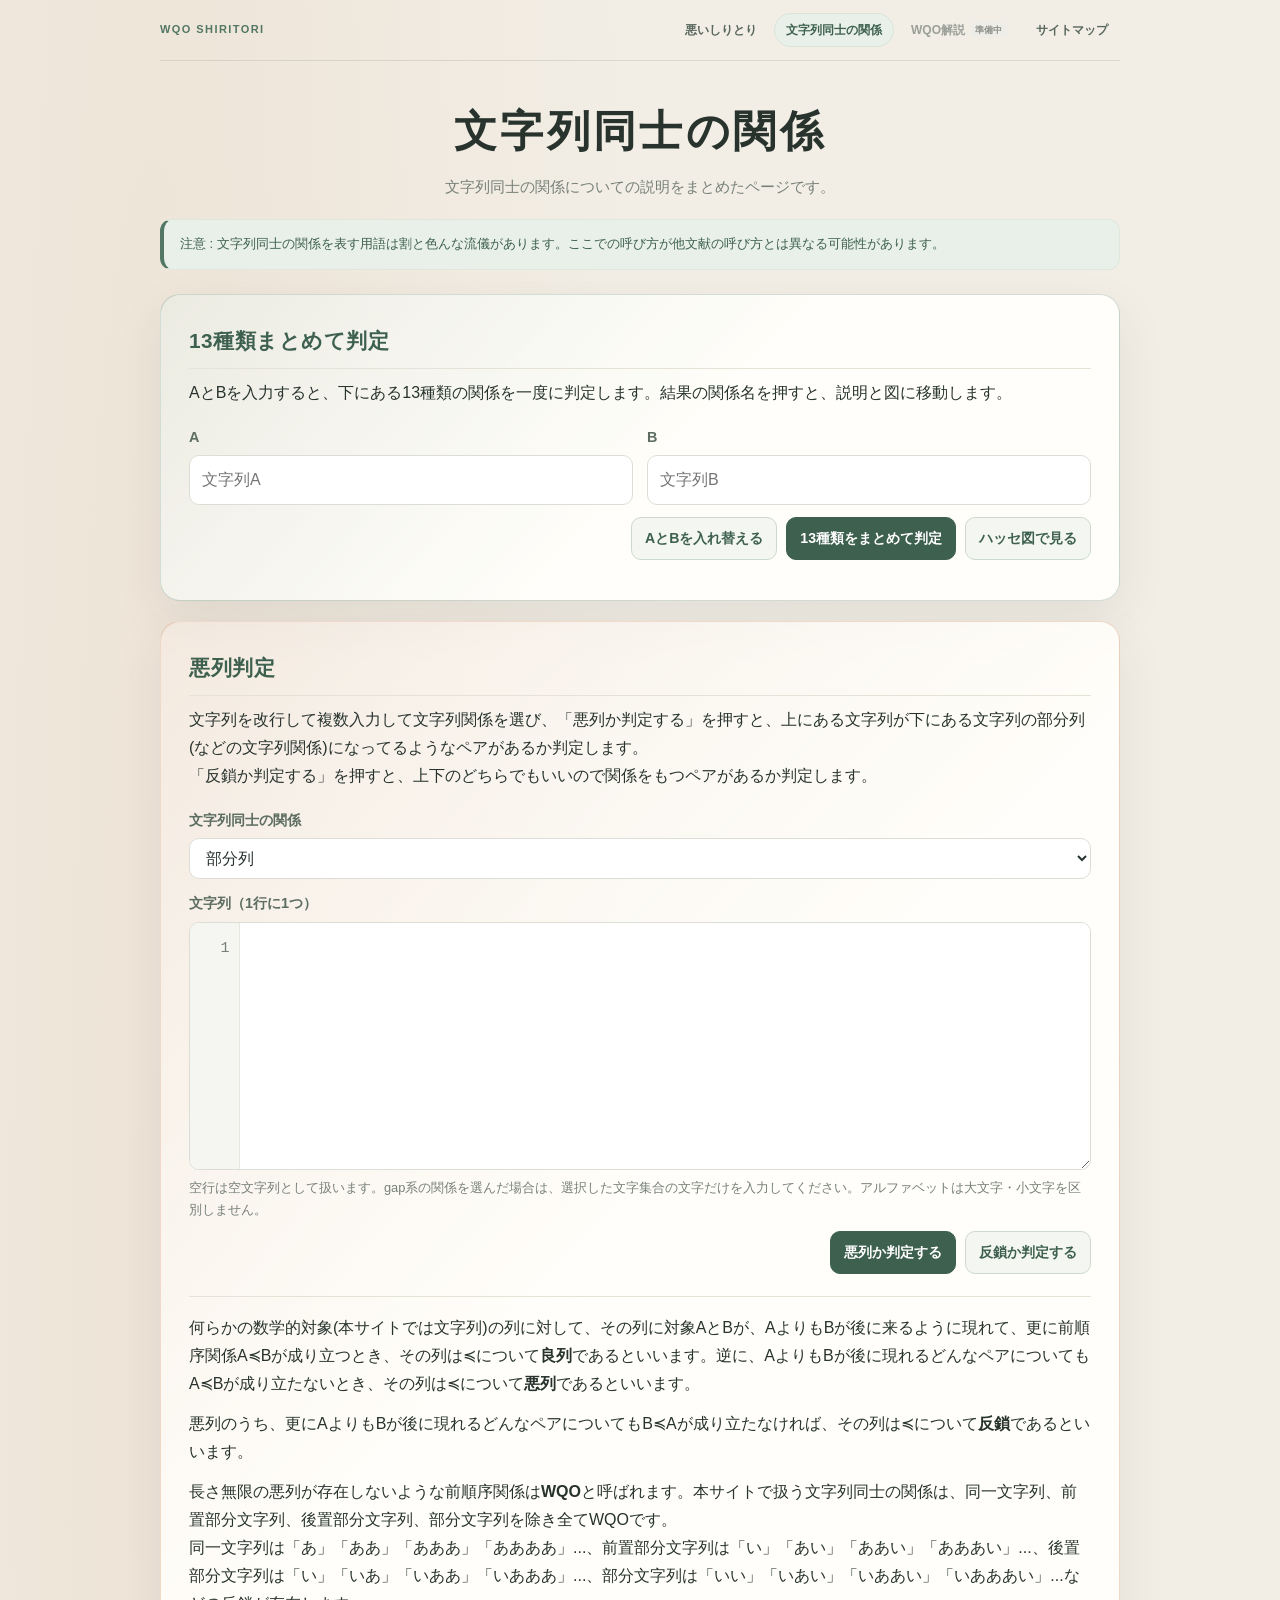
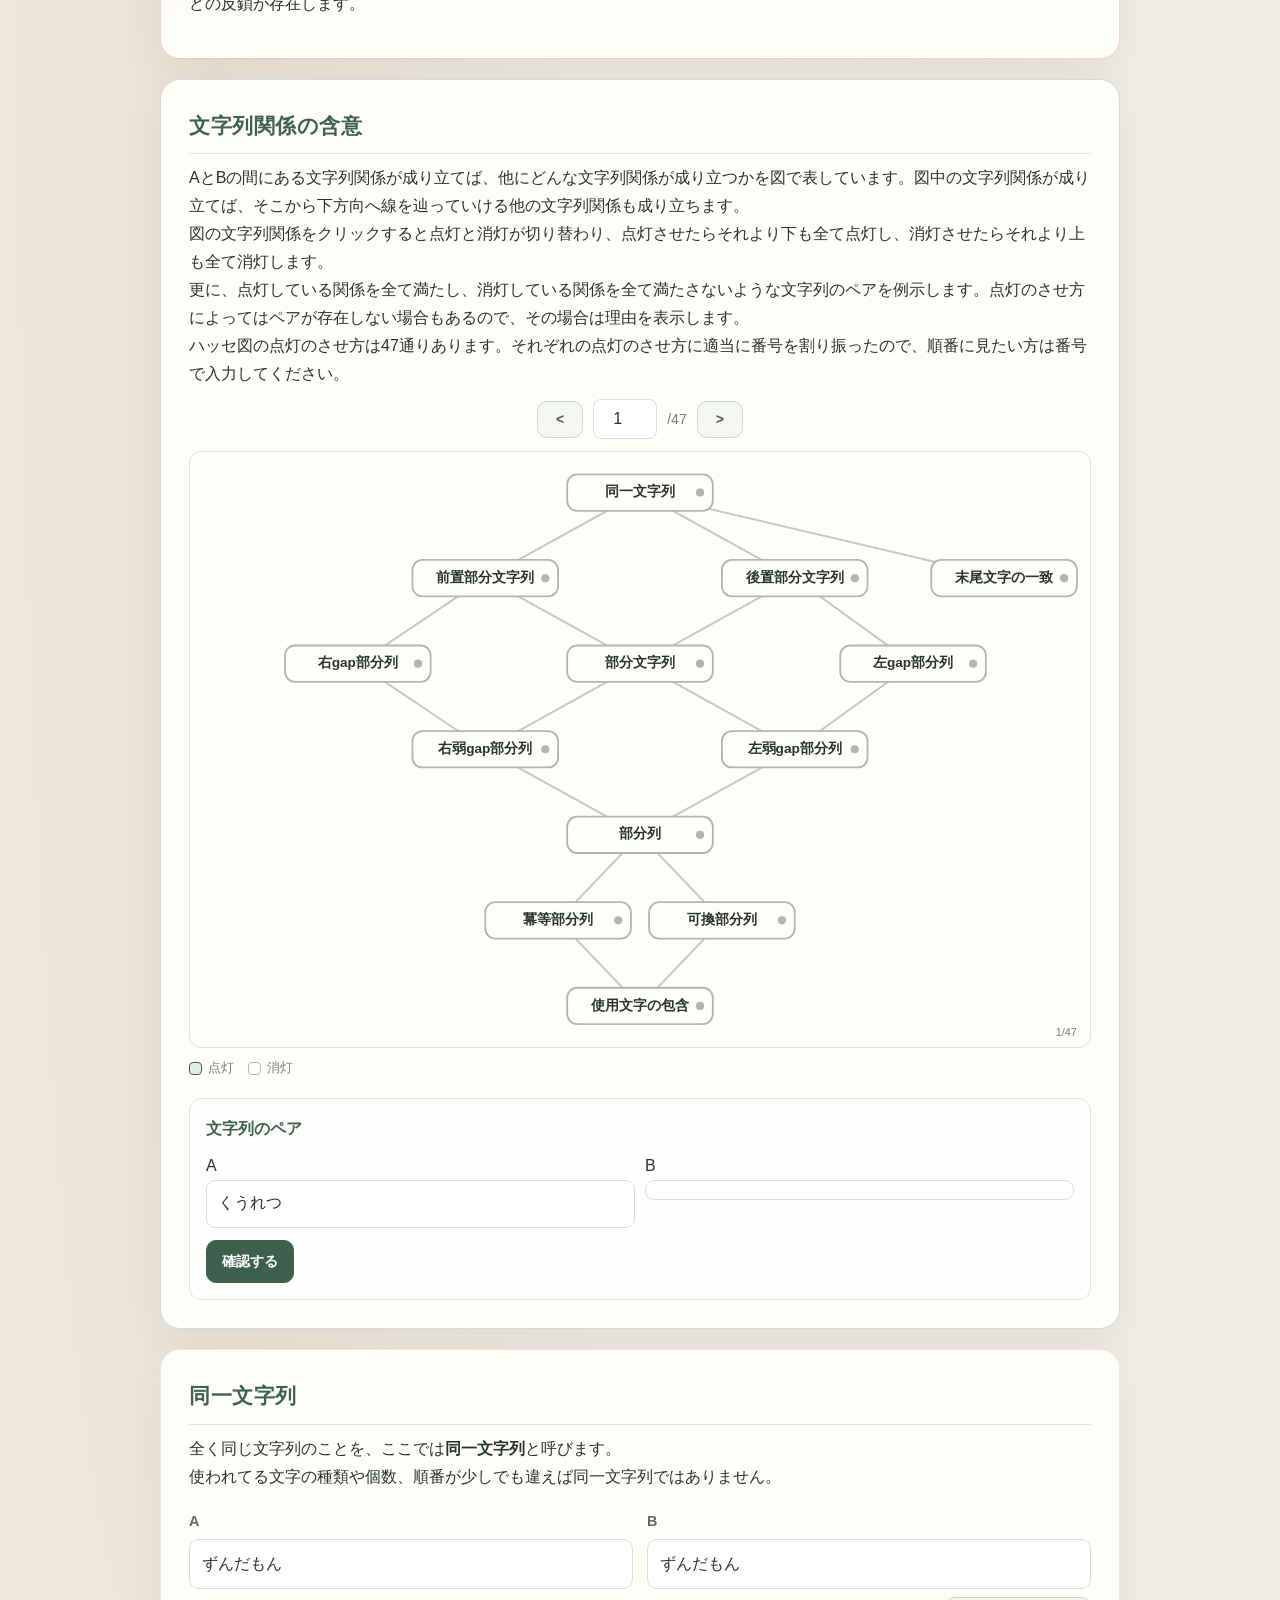
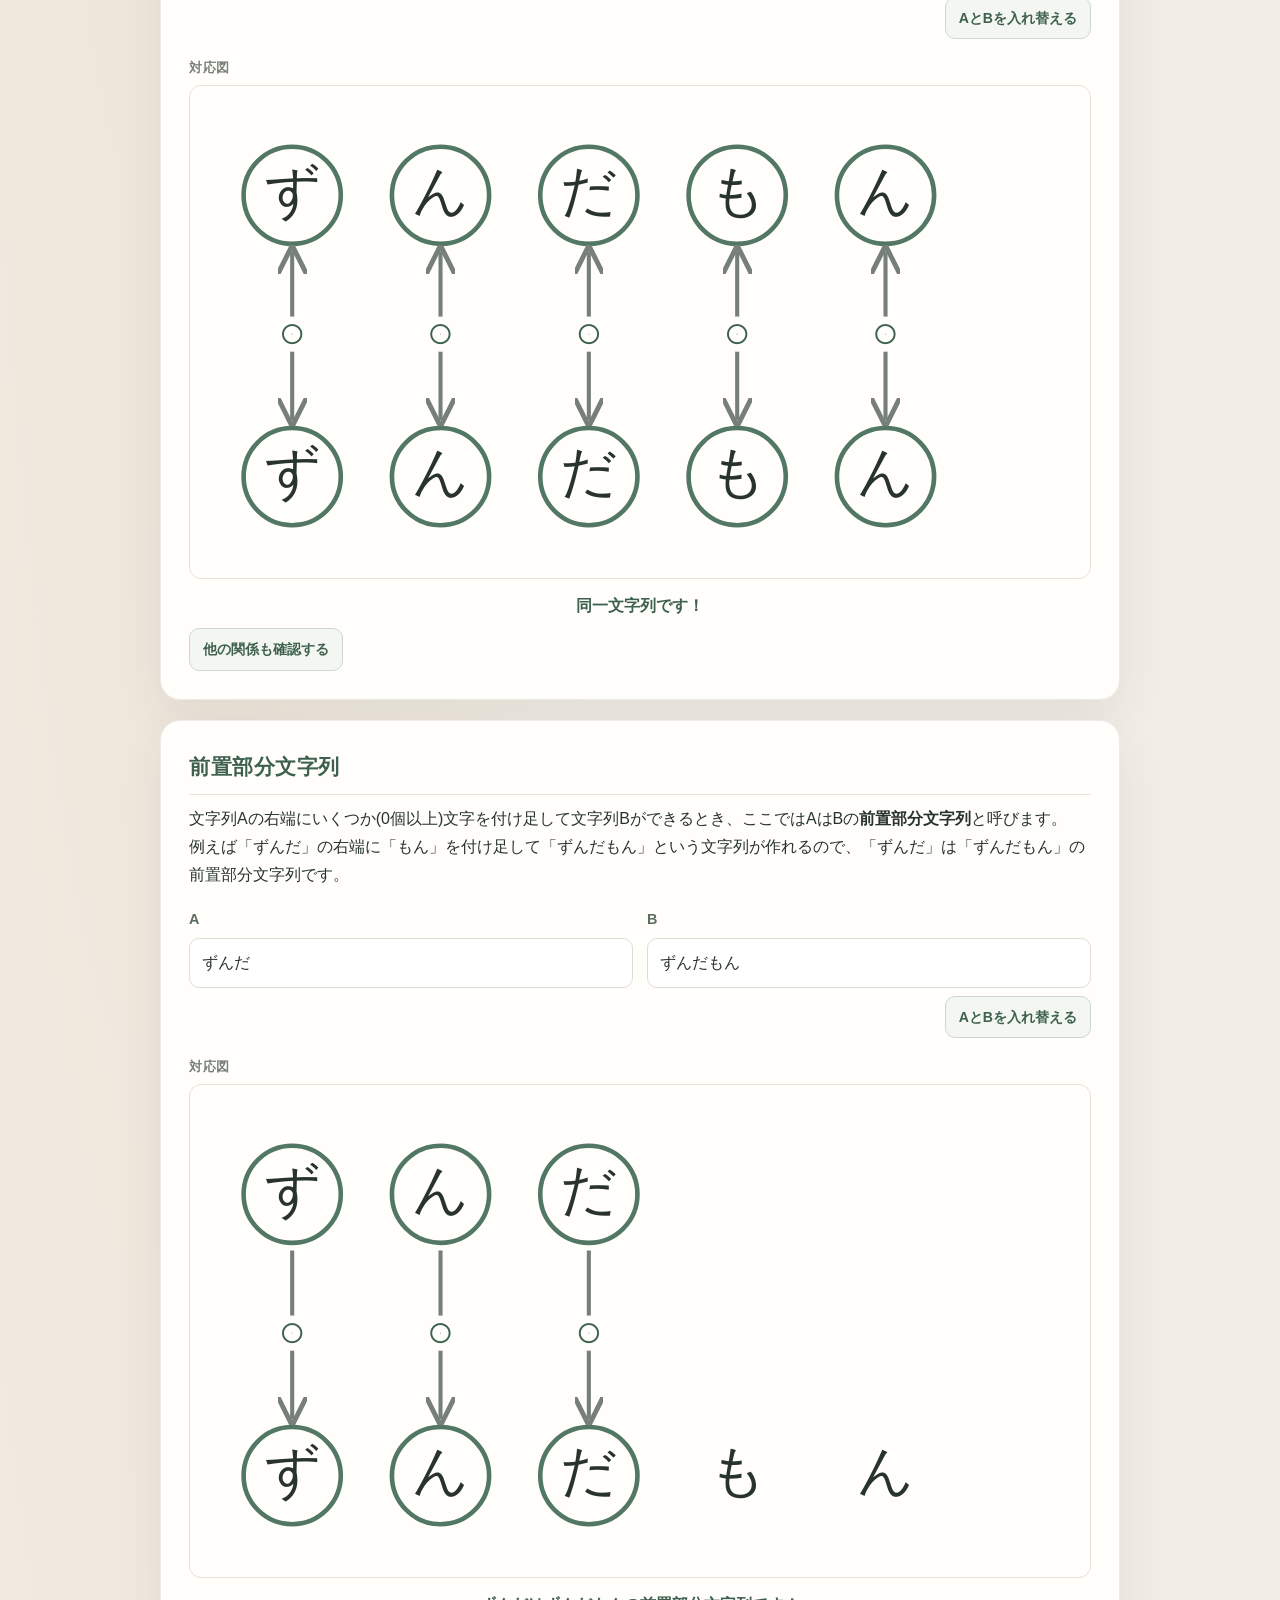
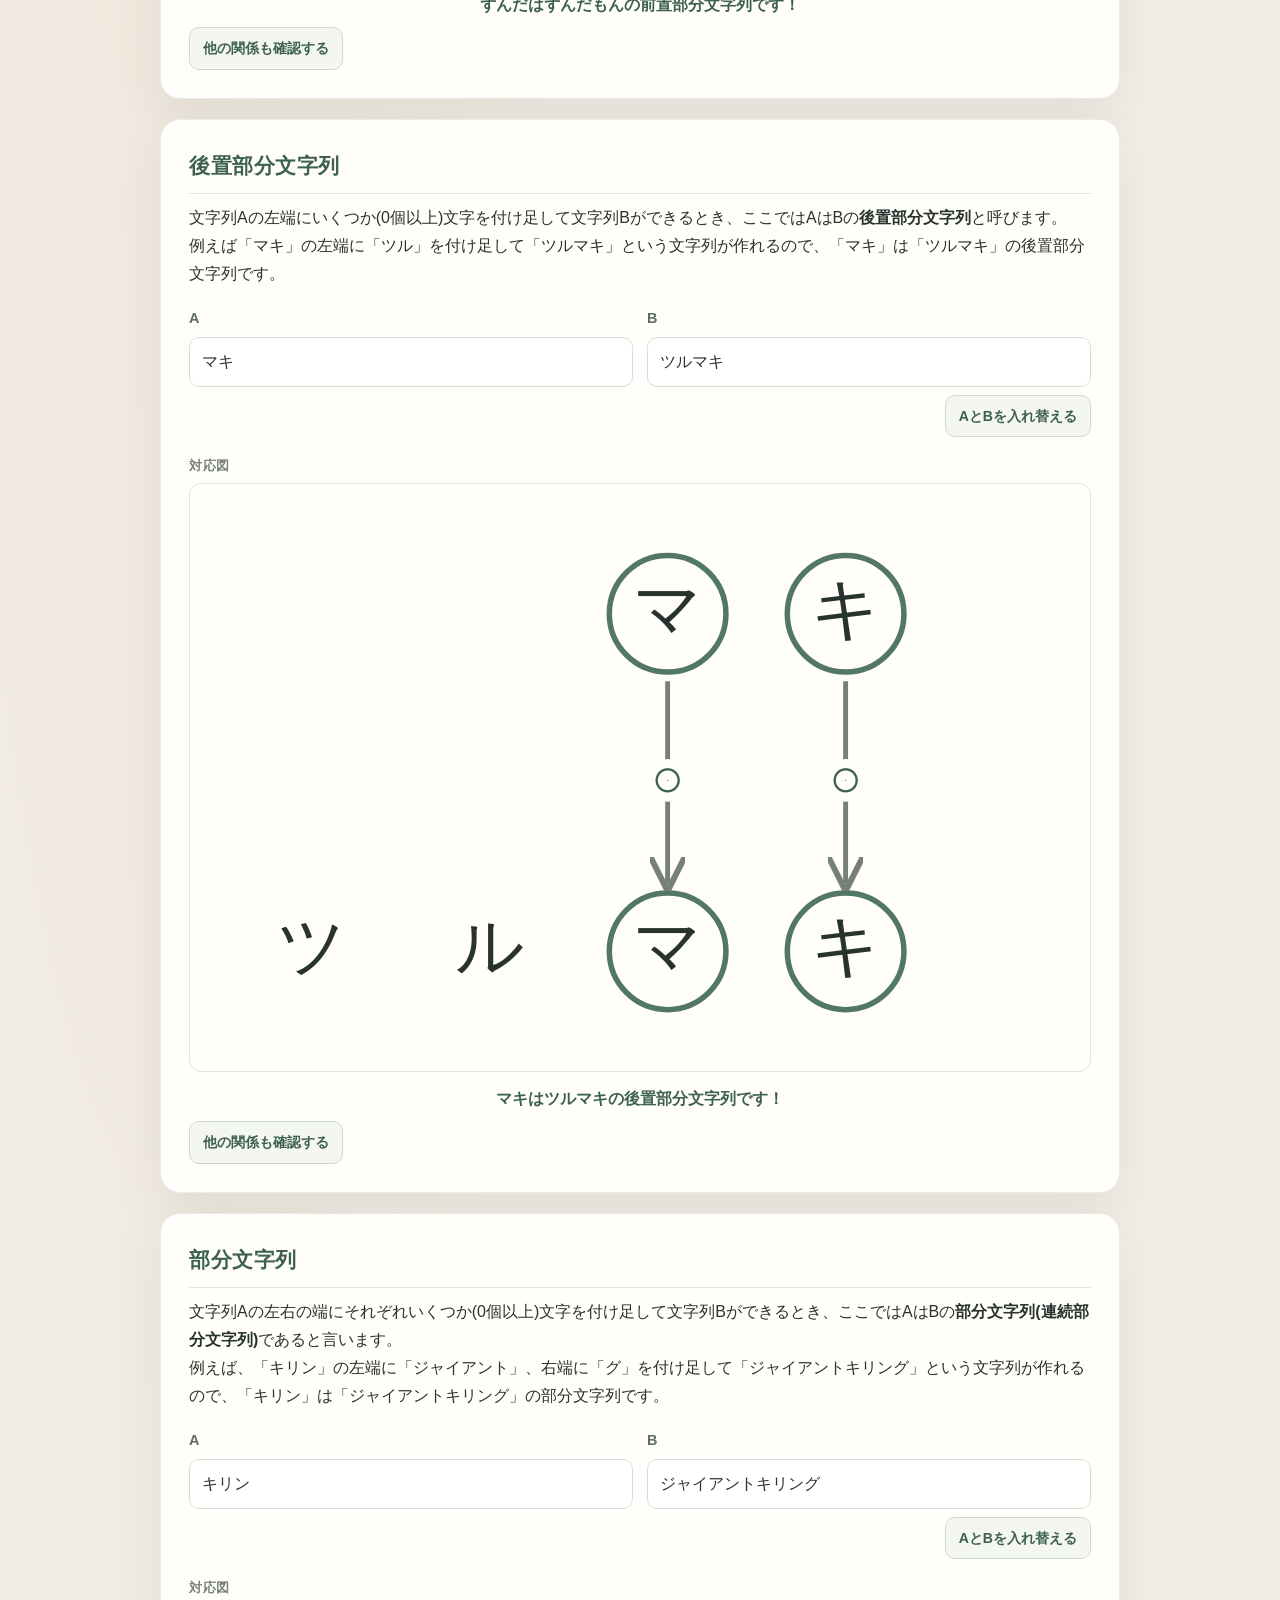
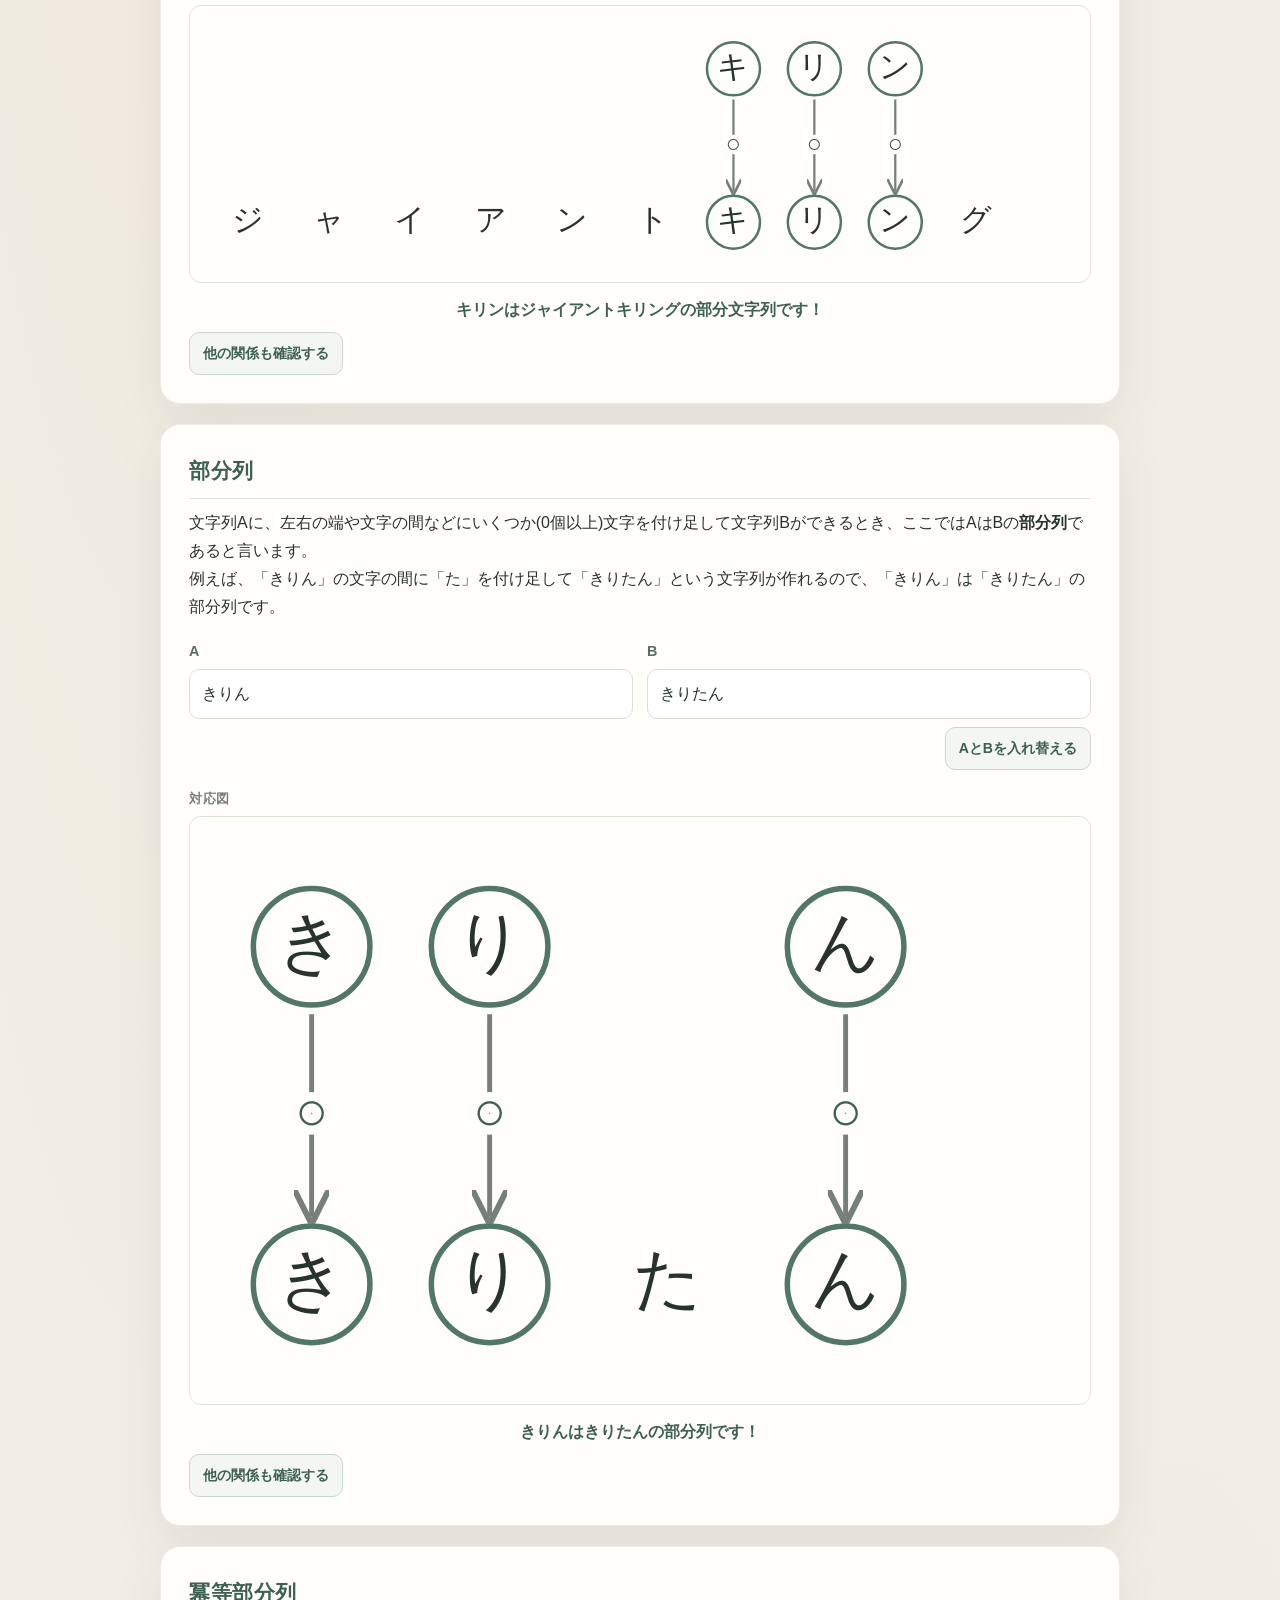
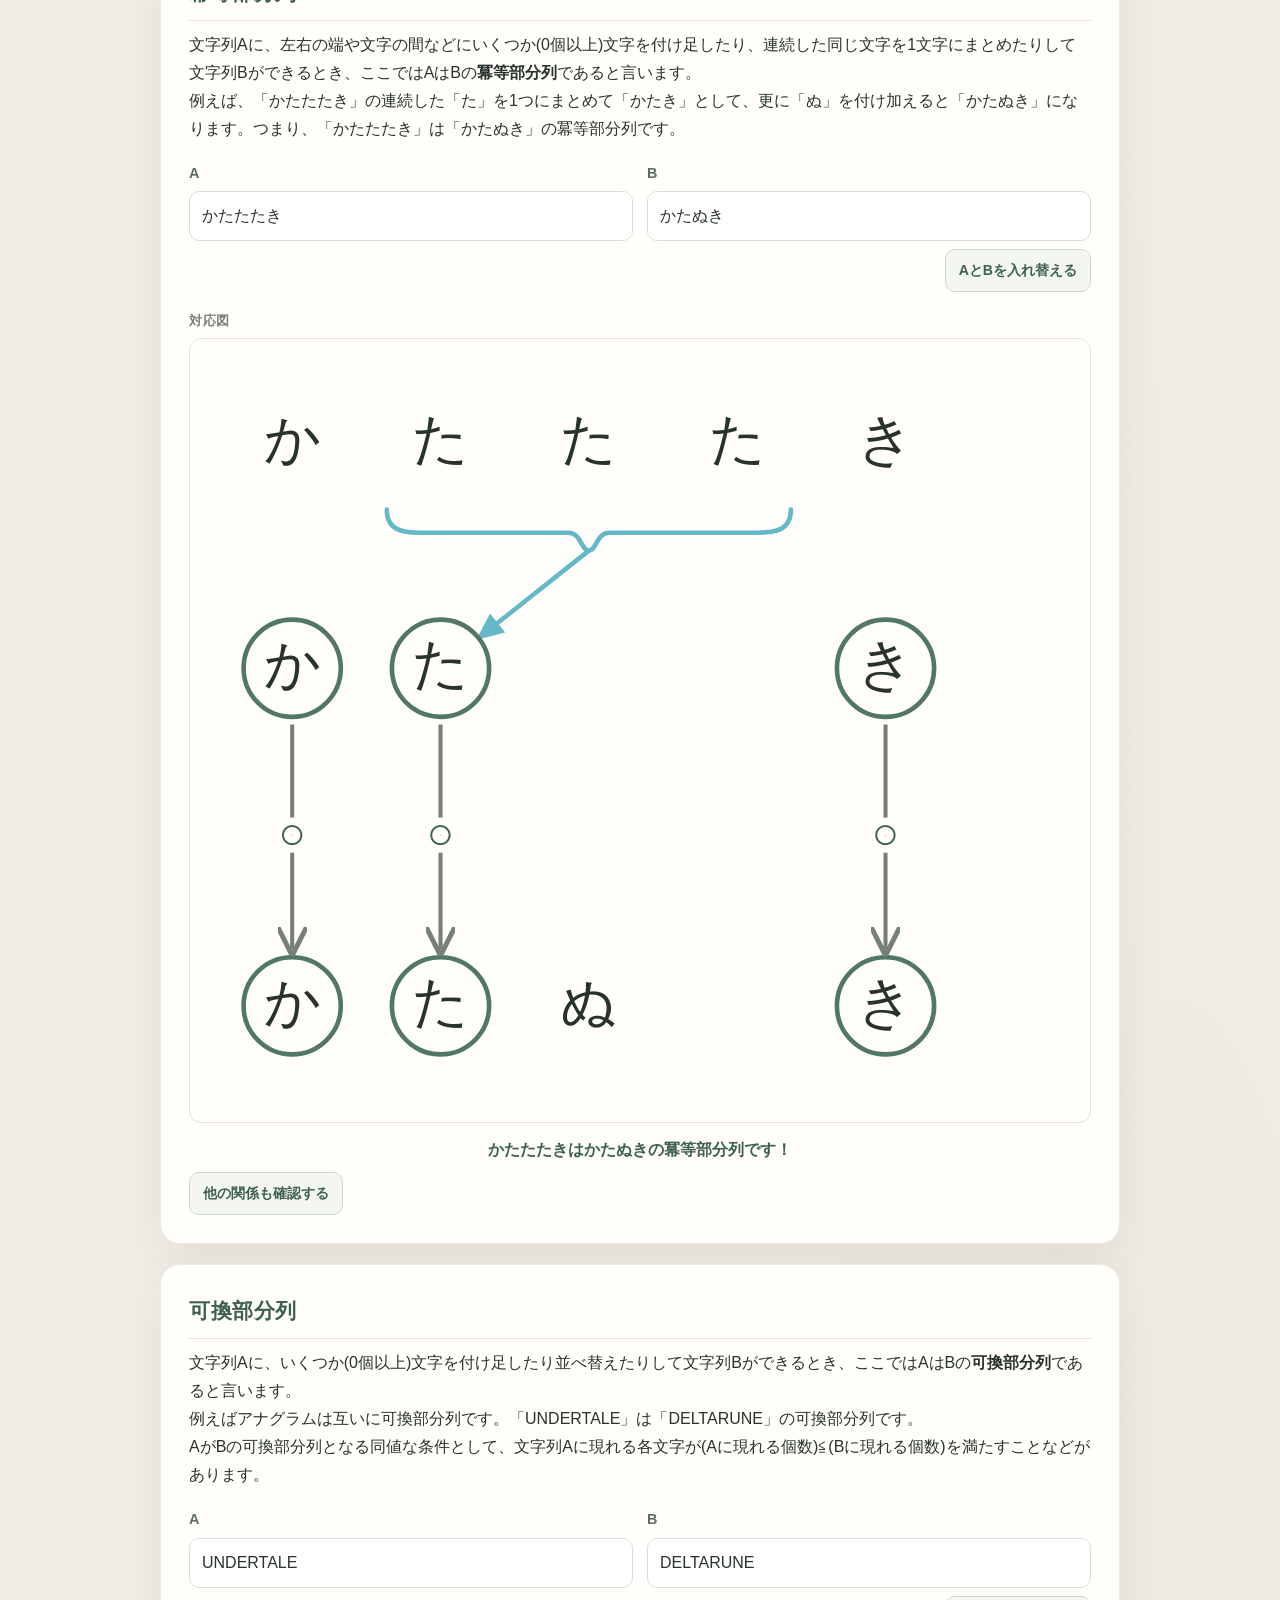
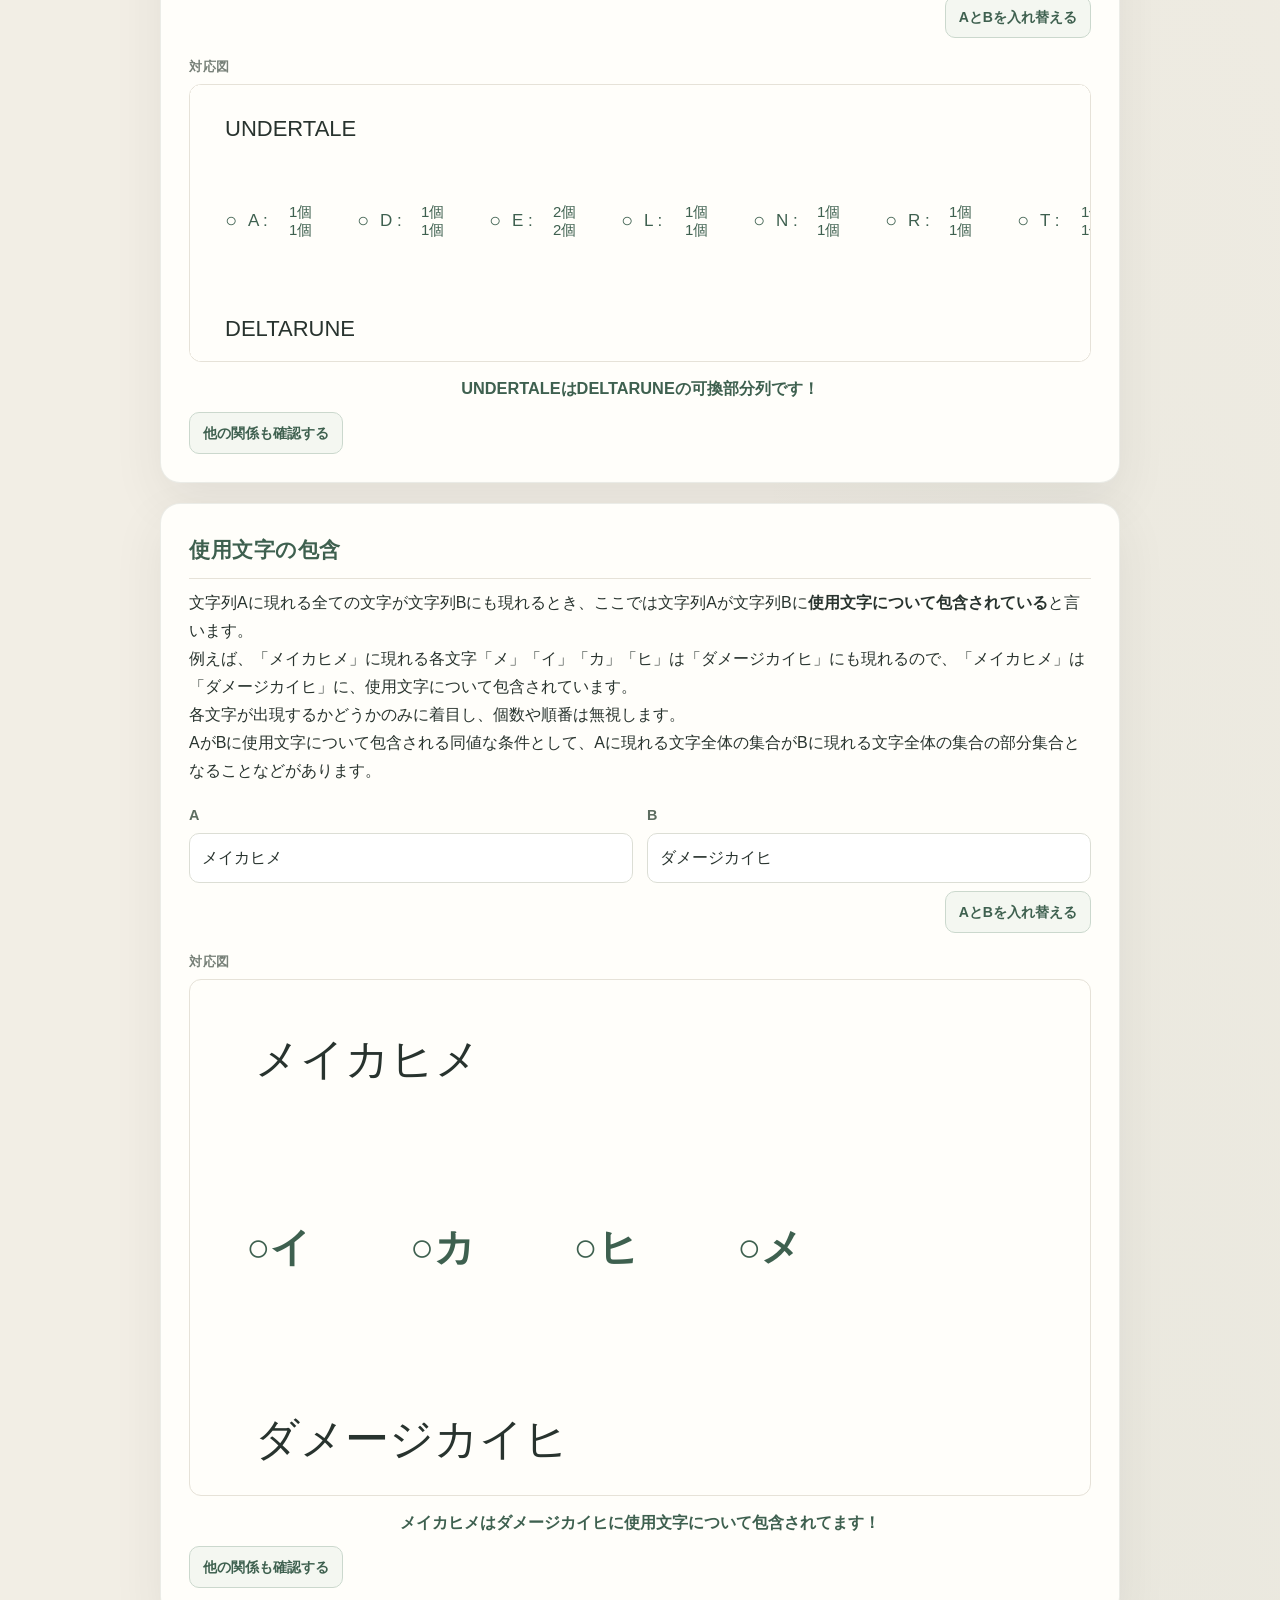
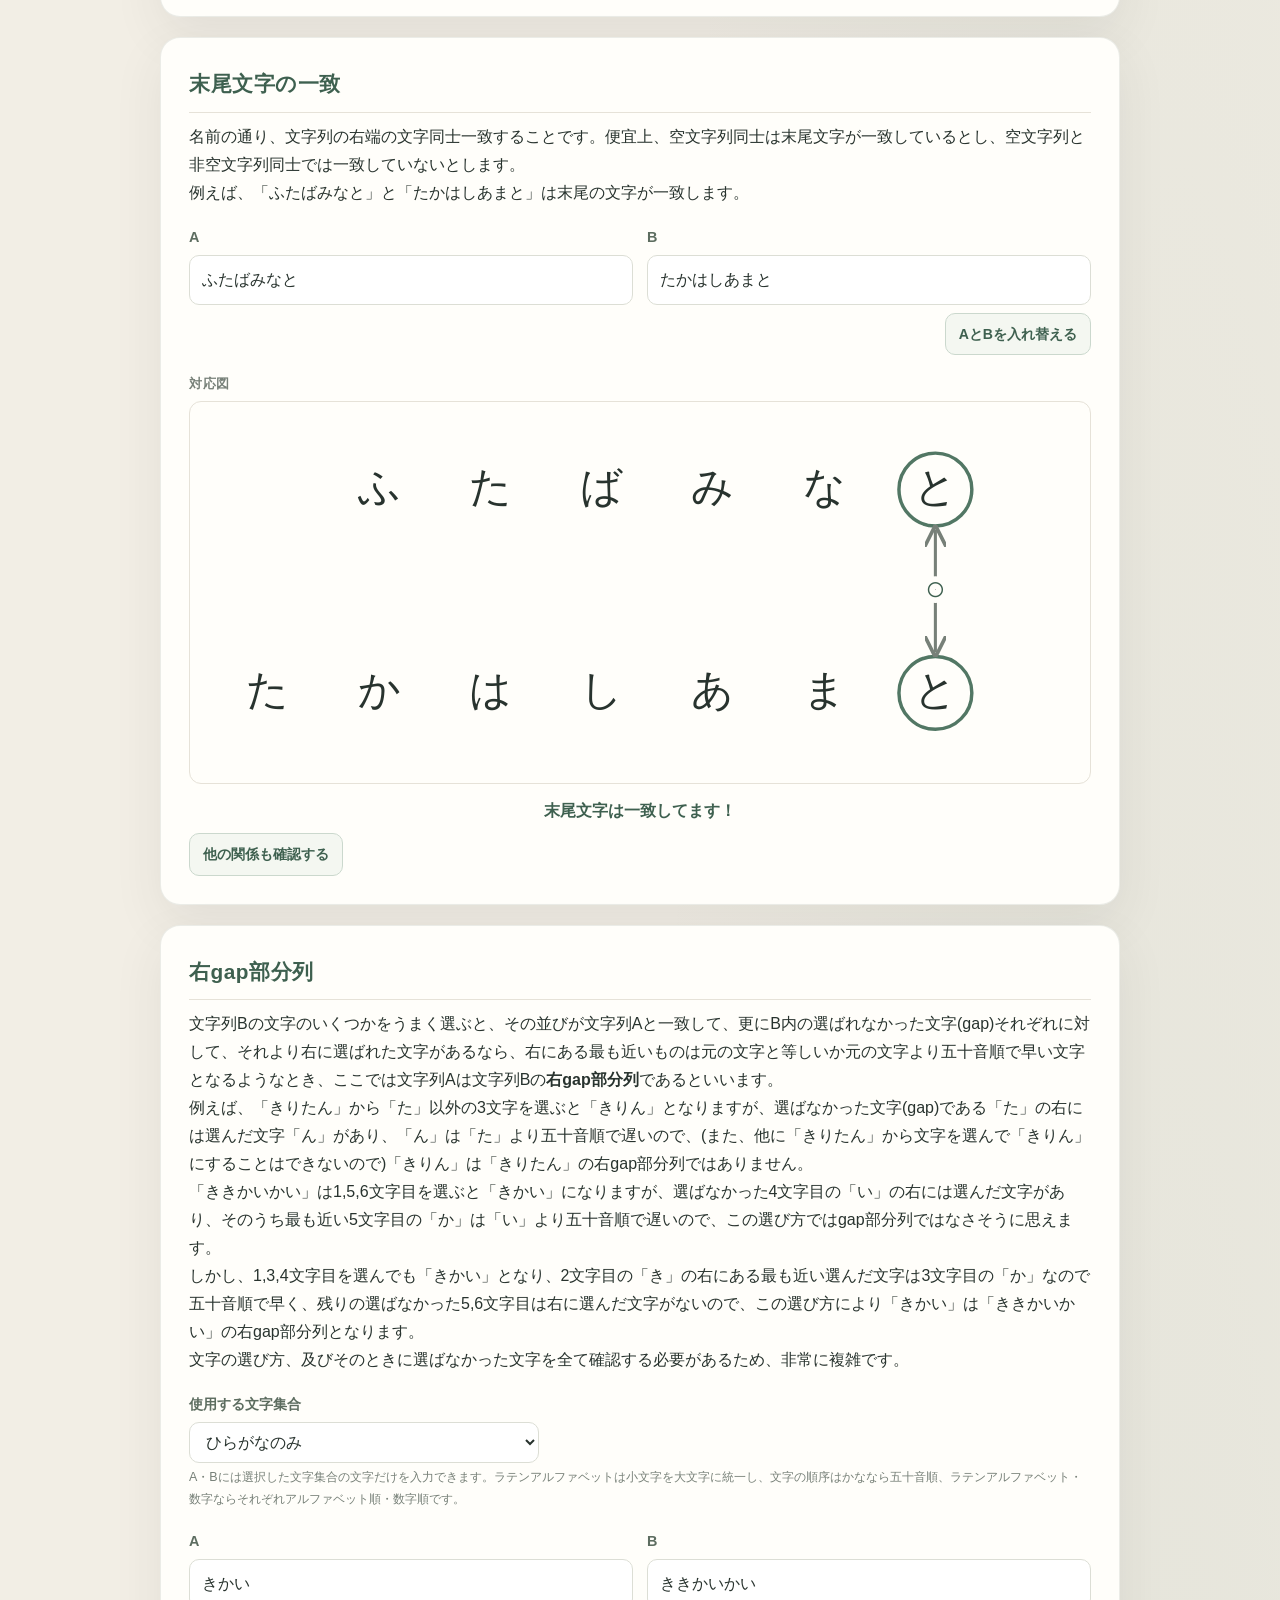
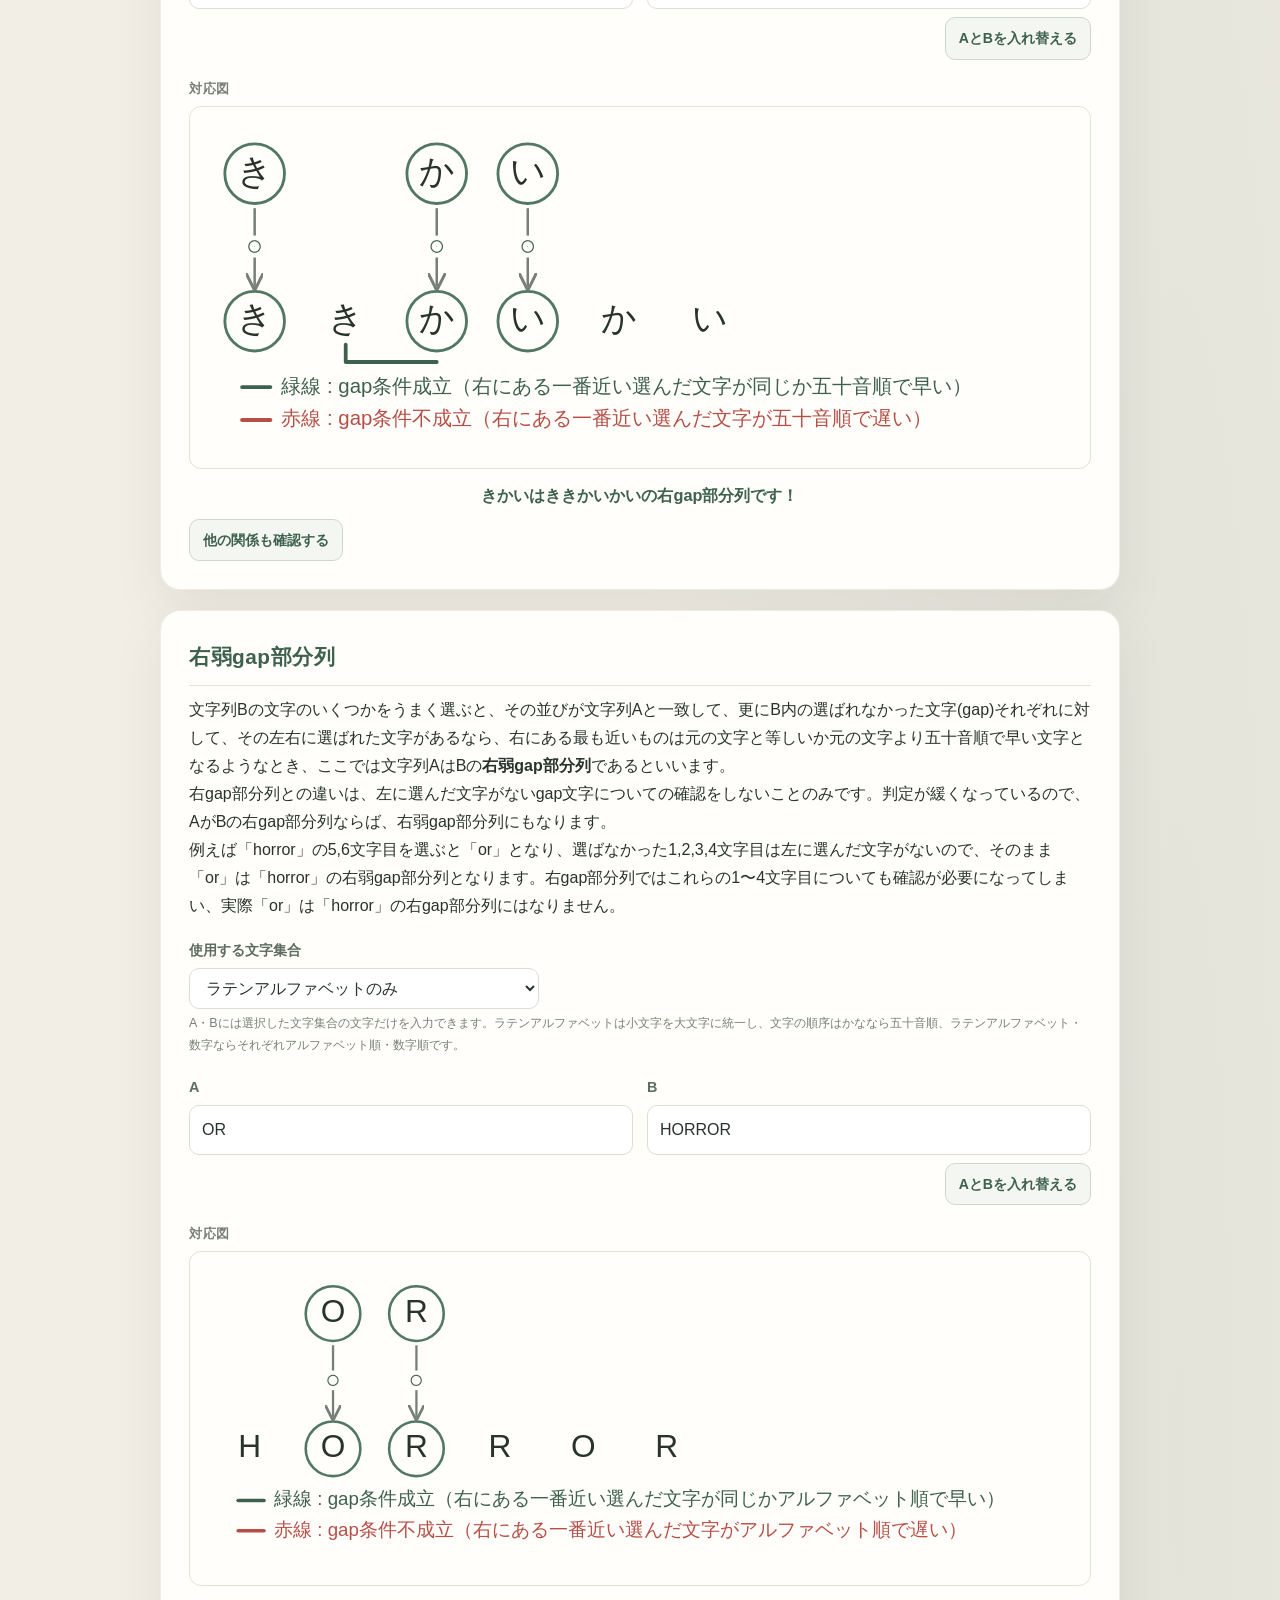
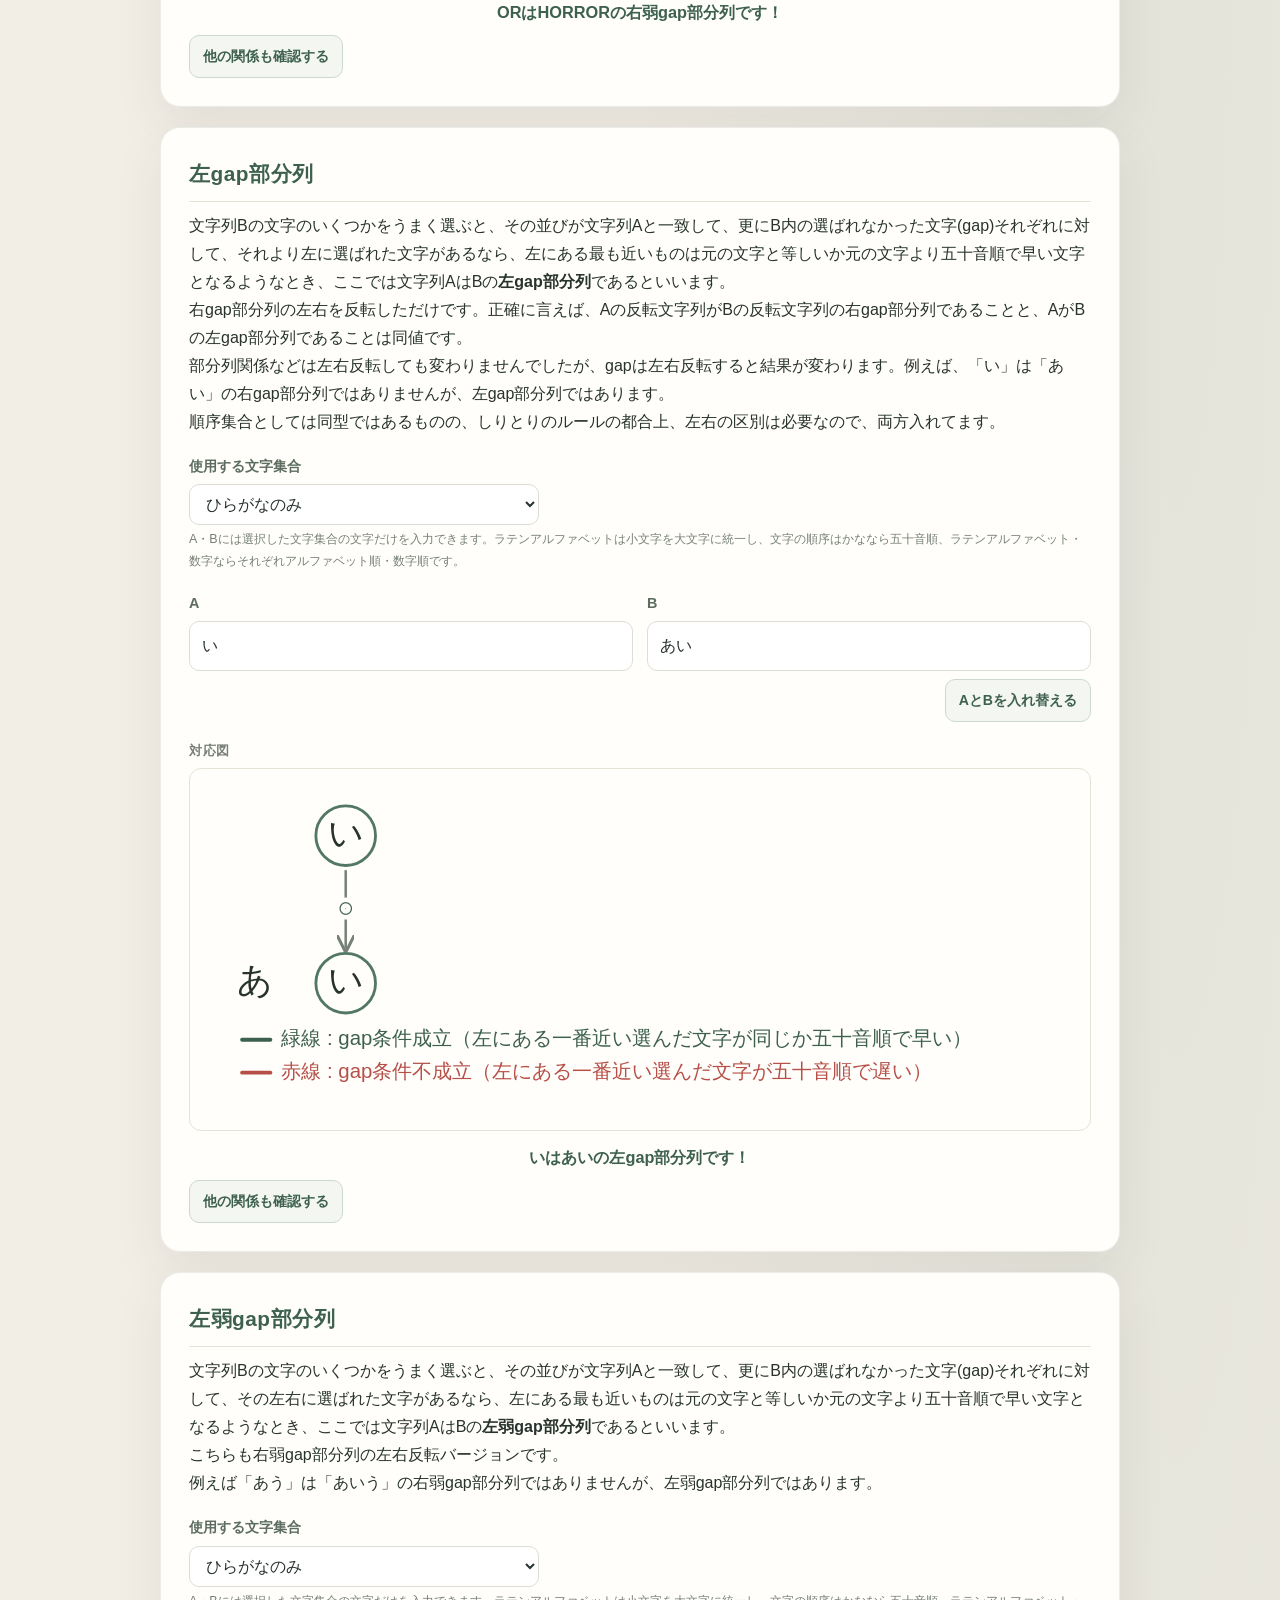
<file: relation.html>
<!doctype html>
<html lang="ja">
<head>
  <link rel="stylesheet" href="common-menu.css">
  <meta charset="utf-8">
  <meta name="viewport" content="width=device-width, initial-scale=1">
  <meta name="description" content="文字列同士の関係を図で確かめるページ">
  <title>文字列同士の関係</title>
  <style>
    :root {
      color-scheme: light;
      --ink: #28332e;
      --muted: #778078;
      --paper: #fbfaf6;
      --canvas: #f2eee5;
      --card: #fffefa;
      --line: #e6e2d8;
      --green: #527764;
      --green-dark: #3e604f;
      --green-pale: #e8f0e9;
      --orange: #c77b4e;
      --orange-pale: #f8eee6;
      --good: #3e604f;
      --bad: #b64f48;
      --circle: #527764;
      --arrow: #778078;
      --shadow: 0 18px 50px rgba(50, 57, 48, .08);
      font-family: -apple-system, BlinkMacSystemFont, "Hiragino Kaku Gothic ProN", "Yu Gothic", Meiryo, sans-serif;
    }

    * { box-sizing: border-box; }

    body {
      margin: 0;
      min-height: 100vh;
      color: var(--ink);
      background:
        radial-gradient(ellipse at 12% 8%, rgba(199,123,78,.09), transparent 30rem),
        radial-gradient(ellipse at 92% 85%, rgba(82,119,100,.09), transparent 34rem),
        var(--canvas);
      line-height: 1.75;
    }

    main {
      width: min(960px, calc(100% - 32px));
      margin: 0 auto;
      padding: 42px 0 54px;
    }

    h1 {
      margin: 0 0 18px;
      font-family: "Yu Mincho", "Hiragino Mincho ProN", serif;
      font-size: clamp(30px, 5vw, 43px);
      font-weight: 600;
      letter-spacing: .08em;
      line-height: 1.35;
      text-align: center;
    }

    .notice {
      margin: 0 0 24px;
      padding: 13px 16px;
      border: 1px solid #dfe7dc;
      border-left: 4px solid var(--green);
      border-radius: 12px;
      background: var(--green-pale);
      color: var(--green-dark);
      font-size: 13px;
    }

    .relation-card {
      margin: 20px 0;
      padding: clamp(18px, 3.5vw, 28px);
      background: var(--card);
      border: 1px solid rgba(95,106,92,.12);
      border-radius: 20px;
      box-shadow: var(--shadow);
    }

    h2 {
      margin: 0 0 10px;
      padding-bottom: 9px;
      border-bottom: 1px solid var(--line);
      color: var(--green-dark);
      font-size: 1.3rem;
      font-weight: 800;
      letter-spacing: .025em;
    }

    .explanation { margin: 0 0 18px; }
    .example { margin-top: 7px; }

    .inputs {
      display: grid;
      grid-template-columns: repeat(2, minmax(0, 1fr));
      gap: 14px;
      margin: 18px 0 12px;
    }

    .field label {
      display: block;
      margin-bottom: 5px;
      color: #5d6d60;
      font-size: .9rem;
      font-weight: 800;
    }

    .field input,
    .field select {
      display: block;
      width: 100%;
      min-width: 0;
      padding: 10px 12px;
      border: 1px solid #dcded5;
      border-radius: 10px;
      background: #fff;
      color: var(--ink);
      font: inherit;
      font-size: 1rem;
    }

    .field input:focus-visible,
    .field select:focus-visible {
      outline: 3px solid rgba(82,119,100,.14);
      border-color: #8aa894;
    }

    .gap-character-set {
      max-width: 350px;
      margin: 18px 0 2px;
    }

    .gap-input-note {
      margin: 4px 0 10px;
      color: var(--muted);
      font-size: .78rem;
    }

    .svg-gap-line {
      fill: none;
      stroke-width: 2.4;
      stroke-linecap: round;
      stroke-linejoin: round;
    }

    .svg-gap-line.good { stroke: var(--good); }
    .svg-gap-line.bad { stroke: var(--bad); }

    .svg-gap-legend-line {
      stroke-width: 2.5;
      stroke-linecap: round;
    }
    .svg-gap-legend-line.good { stroke: var(--good); }
    .svg-gap-legend-line.bad { stroke: var(--bad); }
    .svg-gap-legend-text {
      font-size: 13px;
      dominant-baseline: middle;
    }
    .svg-gap-legend-text.good { fill: var(--good); }
    .svg-gap-legend-text.bad { fill: var(--bad); }

    .gap-result-note {
      margin: 2px 0 0;
      text-align: center;
      color: var(--muted);
      font-size: .88rem;
      line-height: 1.55;
    }
    .gap-result-note[hidden] { display: none; }

    .diagram-heading {
      margin: 18px 0 5px;
      color: var(--muted);
      font-size: .82rem;
      font-weight: 800;
      letter-spacing: .04em;
    }

    .diagram-scroll {
      overflow-x: auto;
      padding: 7px 5px 9px;
      border: 1px solid var(--line);
      border-radius: 12px;
      background: #fffefa;
      scrollbar-color: #c6cec4 transparent;
    }

    svg.diagram {
      display: block;
      min-width: 100%;
      height: auto;
      overflow: visible;
    }

    .result {
      min-height: 1.8em;
      margin: 12px 0 0;
      text-align: center;
      font-size: 1.02rem;
      font-weight: 800;
      overflow-wrap: anywhere;
    }

    .result.yes { color: var(--good); }
    .result.no { color: var(--bad); }

    .svg-row-label {
      fill: var(--muted);
      font-size: 13px;
      font-weight: 700;
    }

    .svg-character {
      fill: var(--ink);
      font-size: 22px;
      dominant-baseline: middle;
      text-anchor: middle;
    }

    .svg-row-string {
      fill: var(--ink);
      font-size: 22px;
      dominant-baseline: middle;
      text-anchor: start;
    }

    .svg-count-label {
      fill: var(--ink);
      font-size: 17px;
      dominant-baseline: middle;
      text-anchor: start;
    }

    .svg-count-value {
      fill: var(--ink);
      font-size: 15px;
      dominant-baseline: middle;
      text-anchor: start;
    }

    .svg-count-group.good { fill: var(--good); }
    .svg-count-group.bad { fill: var(--bad); }

    .svg-count-mark {
      font-size: 20px;
      font-weight: 800;
      dominant-baseline: middle;
      text-anchor: middle;
    }

    .svg-count-mark.good { fill: var(--good); }
    .svg-count-mark.bad { fill: var(--bad); }

    .svg-circle {
      fill: #fffefa;
      stroke: var(--circle);
      stroke-width: 1.8;
    }

    .svg-ghost {
      fill: #fffefa;
      fill-opacity: .55;
      stroke: #a8b0a5;
      stroke-width: 1.7;
      stroke-dasharray: 3.5 3.5;
    }

    .svg-arrow {
      fill: none;
      stroke: var(--arrow);
      stroke-width: 1.6;
    }

    .svg-mark {
      fill: #fffefa;
      stroke: #fffefa;
      stroke-width: 6px;
      paint-order: stroke;
      font-size: 18px;
      font-weight: 800;
      text-anchor: middle;
      dominant-baseline: middle;
    }

    .svg-mark.good { fill: var(--good); }
    .svg-mark.bad { fill: var(--bad); }

    .empty-note {
      fill: #929b91;
      font-size: 14px;
      text-anchor: middle;
      dominant-baseline: middle;
    }


    .page-intro {
      margin: -5px 0 18px;
      color: var(--muted);
      text-align: center;
      font-size: .96rem;
    }

    .batch-card {
      margin-top: 0;
      border-color: rgba(82,119,100,.25);
      background: linear-gradient(135deg, rgba(232,240,233,.5), rgba(255,254,250,1) 55%);
    }

    .batch-actions {
      display: flex;
      justify-content: flex-end;
      align-items: center;
      flex-wrap: wrap;
      gap: 9px;
      margin: 4px 0 12px;
    }

    .swap-button,
    .batch-run {
      appearance: none;
      border: 1px solid #cbd8cd;
      border-radius: 10px;
      padding: 8px 13px;
      background: #f4f7f1;
      color: var(--green-dark);
      font: inherit;
      font-size: .88rem;
      font-weight: 750;
      cursor: pointer;
      transition: background .15s ease, transform .15s ease;
    }
    .swap-button:hover,
    .batch-run:hover { background: #e8f0e9; }
    .swap-button:active,
    .batch-run:active { transform: translateY(1px); }
    .batch-run {
      border-color: var(--green-dark);
      background: var(--green-dark);
      color: white;
    }
    .batch-run:hover { background: #314d3e; }
    .batch-run:focus-visible,
    .swap-button:focus-visible,
    .batch-result-link:focus-visible {
      outline: 3px solid rgba(82,119,100,.25);
      outline-offset: 2px;
    }

    .swap-row {
      display: flex;
      justify-content: flex-end;
      margin: -4px 0 9px;
    }

    .batch-gap-warning {
      margin: 4px 0 10px;
      padding: 9px 12px;
      border-radius: 9px;
      background: var(--orange-pale);
      color: #9b5835;
      font-size: .85rem;
      font-weight: 700;
    }
    .batch-gap-warning[hidden],
    .batch-gap-caption[hidden],
    .batch-results[hidden] { display: none; }

    .batch-gap-caption {
      margin: 2px 0 8px;
      color: var(--muted);
      font-size: .82rem;
    }

    .batch-results {
      display: grid;
      grid-template-columns: repeat(2, minmax(0, 1fr));
      gap: 7px 10px;
      margin-top: 8px;
    }

    .batch-result-row {
      display: flex;
      min-width: 0;
      justify-content: space-between;
      align-items: center;
      gap: 10px;
      padding: 8px 11px;
      border: 1px solid var(--line);
      border-radius: 9px;
      background: rgba(255,255,255,.8);
    }

    .batch-result-row.unavailable {
      opacity: .35;
    }

    .batch-result-link {
      min-width: 0;
      color: var(--green-dark);
      font-size: .9rem;
      font-weight: 750;
      text-decoration: none;
      text-underline-offset: 3px;
      overflow-wrap: anywhere;
    }
    .batch-result-link:hover { text-decoration: underline; }

    .batch-status {
      flex: 0 0 auto;
      padding: 2px 8px;
      border-radius: 999px;
      background: #edf1eb;
      color: var(--muted);
      font-size: .76rem;
      font-weight: 800;
    }
    .batch-status.yes { background: var(--green-pale); color: var(--good); }
    .batch-status.no { background: #f8e9e6; color: var(--bad); }

    .relation-card[id] { scroll-margin-top: 20px; }

    .bad-sequence-card {
      border-color: rgba(199,123,78,.28);
      background: linear-gradient(135deg, rgba(248,238,230,.52), rgba(255,254,250,1) 55%);
    }

    .bad-sequence-controls {
      display: flex;
      flex-wrap: wrap;
      gap: 14px;
      margin: 18px 0 12px;
    }

    .bad-sequence-controls .field {
      flex: 1 1 260px;
      min-width: 0;
    }

    .sequence-input-wrap {
      display: grid;
      grid-template-columns: auto minmax(0, 1fr);
      height: 248px;
      overflow: hidden;
      border: 1px solid #dcded5;
      border-radius: 10px;
      background: #fff;
    }

    .sequence-line-numbers {
      min-width: 3.1rem;
      padding: 12px 9px;
      overflow: hidden;
      border-right: 1px solid #e6e8e0;
      background: #f5f6f1;
      color: var(--muted);
      text-align: right;
      user-select: none;
      font: 15px/28px ui-monospace, SFMono-Regular, Consolas, monospace;
    }

    .sequence-line-numbers span {
      display: block;
      height: 28px;
      border-radius: 4px;
    }
    .sequence-line-numbers span.is-highlighted {
      background: #e8f0e9;
      color: var(--green-dark);
    }

    .sequence-text-area-wrap {
      position: relative;
      min-width: 0;
      height: 100%;
      overflow: hidden;
      background: #fff;
    }
    .sequence-highlight-layer {
      position: absolute;
      inset: 0;
      z-index: 0;
      overflow: hidden;
      pointer-events: none;
    }
    .sequence-highlight-row {
      position: absolute;
      height: 28px;
      border-radius: 3px;
      background: #e8f0e9;
    }

    #bad-sequence-input {
      display: block;
      width: 100%;
      min-width: 0;
      height: 100%;
      margin: 0;
      padding: 12px 11px;
      resize: vertical;
      border: 0;
      border-radius: 0;
      outline: 0;
      position: relative;
      z-index: 1;
      background: transparent;
      color: var(--ink);
      font: 15px/28px ui-monospace, SFMono-Regular, Consolas, monospace;
      white-space: pre;
      overflow: auto;
      tab-size: 4;
    }

    #bad-sequence-input:focus-visible {
      outline: 3px solid rgba(82,119,100,.18);
      outline-offset: -3px;
    }

    .bad-sequence-note {
      margin: 7px 0 10px;
      color: var(--muted);
      font-size: .8rem;
    }

    .bad-sequence-theory {
      margin-top: 22px;
      padding-top: 17px;
      border-top: 1px solid var(--line);
    }

    .bad-sequence-theory p {
      margin: 0 0 12px;
    }

    .bad-sequence-result {
      min-height: 1.8em;
      margin: 12px 0 0;
      text-align: center;
      font-size: 1rem;
      font-weight: 800;
      overflow-wrap: anywhere;
    }

    .bad-sequence-result.yes { color: var(--good); }
    .bad-sequence-result.no { color: var(--bad); }
    .bad-sequence-result[hidden],
    .bad-sequence-other-relations[hidden] { display: none; }
    .bad-sequence-other-relations { margin-top: 9px; }
    .relation-other-check { margin-top: 8px; }

    .implication-card { border-color: rgba(82,119,100,.25); }
    .implication-diagram-scroll {
      overflow: hidden;
      padding: 6px 4px;
      border: 1px solid var(--line);
      border-radius: 12px;
      background: #fffefa;
    }
    svg.implication-diagram {
      display: block;
      width: 100%;
      max-width: 980px;
      height: auto;
      margin: 0 auto;
    }
    .implication-edge {
      stroke: #c2c9c0;
      stroke-width: 2.2;
      stroke-linecap: round;
      transition: stroke .15s ease, stroke-width .15s ease;
    }
    .implication-edge.is-on {
      stroke: var(--green);
      stroke-width: 3.2;
    }
    .implication-node { cursor: pointer; outline: none; }
    .implication-node rect {
      fill: #fffefa;
      stroke: #aeb8ac;
      stroke-width: 2;
      transition: fill .15s ease, stroke .15s ease, filter .15s ease;
    }
    .implication-node text,
    .implication-label {
      fill: var(--ink);
      font-size: 15px;
      font-weight: 750;
      text-anchor: middle;
      dominant-baseline: middle;
      pointer-events: none;
    }
    .implication-node .implication-state-dot { fill: #aeb8ac; }
    .implication-node.is-on rect {
      fill: #e3efe5;
      stroke: var(--green-dark);
      filter: drop-shadow(0 2px 3px rgba(62,96,79,.12));
    }
    .implication-node.is-on text,
    .implication-label.is-on { fill: var(--green-dark); }
    .implication-node.is-on .implication-state-dot { fill: var(--green-dark); }
    .implication-node:focus-visible rect,
    .implication-node:focus rect {
      stroke: #c77b4e;
      stroke-width: 3.5;
    }
    .implication-pattern-controls {
      display: flex;
      justify-content: center;
      align-items: center;
      gap: 10px;
      margin: -7px 0 12px;
    }
    .implication-pattern-controls button {
      min-width: 46px;
      padding: 5px 9px;
    }
    .implication-pattern-controls button:disabled {
      opacity: .4;
      cursor: not-allowed;
      transform: none;
    }
    .implication-pattern-number {
      width: 64px;
      padding: 5px 6px;
      border: 1px solid #dcded5;
      border-radius: 8px;
      background: #fff;
      color: var(--ink);
      font: inherit;
      text-align: center;
      font-variant-numeric: tabular-nums;
    }
    .implication-pattern-total {
      color: var(--muted);
      font-size: .88rem;
      font-variant-numeric: tabular-nums;
    }
    .implication-pattern-indicator {
      fill: var(--muted);
      font-size: 12px;
      text-anchor: end;
      pointer-events: none;
    }

    .implication-state-legend {
      display: flex;
      flex-wrap: wrap;
      gap: 14px;
      margin: 9px 0 2px;
      color: var(--muted);
      font-size: .82rem;
    }
    .implication-state-legend span { display: inline-flex; align-items: center; gap: 6px; }
    .implication-state-swatch {
      width: 13px;
      height: 13px;
      display: inline-block;
      border: 1px solid #aeb8ac;
      border-radius: 4px;
      background: #fffefa;
    }
    .implication-state-swatch.is-on {
      border-color: var(--green-dark);
      background: #e3efe5;
    }
    .implication-example {
      margin-top: 18px;
      padding: 16px;
      border: 1px solid var(--line);
      border-radius: 12px;
      background: rgba(255,255,255,.72);
    }
    .implication-example h3 {
      margin: 0 0 9px;
      color: var(--green-dark);
      font-size: 1rem;
    }
    .implication-pair {
      display: grid;
      grid-template-columns: repeat(2, minmax(0, 1fr));
      gap: 10px;
      margin-bottom: 12px;
    }
    .implication-pair p { margin: 0; }
    .implication-pair-value {
      display: block;
      padding: 9px 11px;
      border: 1px solid #dcded5;
      border-radius: 9px;
      background: white;
      overflow-wrap: anywhere;
      font-family: ui-monospace, SFMono-Regular, Consolas, monospace;
    }
    .implication-unresolved-text {
      margin: 0;
      color: var(--muted);
      font-weight: 800;
    }
    .implication-confirm {
      appearance: none;
      border: 1px solid var(--green-dark);
      border-radius: 10px;
      padding: 8px 15px;
      background: var(--green-dark);
      color: white;
      font: inherit;
      font-size: .9rem;
      font-weight: 750;
      cursor: pointer;
    }
    .implication-confirm:hover { background: #314d3e; }
    .implication-confirm:focus-visible {
      outline: 3px solid rgba(82,119,100,.25);
      outline-offset: 2px;
    }
    @media (max-width: 620px) {
      .implication-pair { grid-template-columns: 1fr; }
    }

    @media (max-width: 620px) {
      .bad-sequence-controls { gap: 10px; }
      .bad-sequence-card .batch-actions { justify-content: stretch; }
      .bad-sequence-card .batch-actions button { flex: 1 1 100%; }
    }

    @media (max-width: 620px) {
      .batch-results { grid-template-columns: 1fr; }
      .batch-actions { justify-content: stretch; }
      .batch-actions button { flex: 1 1 auto; }
      .swap-row .swap-button { width: 100%; }
    }

    @media (max-width: 620px) {
      main { width: min(100% - 20px, 960px); padding-top: 28px; }
      h1 { letter-spacing: .045em; }
      .inputs { grid-template-columns: 1fr; gap: 10px; }
      .relation-card { padding: 17px 14px; border-radius: 17px; }
      .notice { font-size: 12px; }
    }
  </style>
</head>
<body>
  <div id="site-menu"></div>
  <script src="common-menu.js" defer></script>
  <main>
    <h1>文字列同士の関係</h1>
    <p class="page-intro">文字列同士の関係についての説明をまとめたページです。</p>
    <p class="notice">注意 : 文字列同士の関係を表す用語は割と色んな流儀があります。ここでの呼び方が他文献の呼び方とは異なる可能性があります。</p>

    <section class="relation-card batch-card" aria-labelledby="batch-title">
      <h2 id="batch-title">13種類まとめて判定</h2>
      <p class="explanation">AとBを入力すると、下にある13種類の関係を一度に判定します。結果の関係名を押すと、説明と図に移動します。</p>
      <div class="inputs">
        <div class="field"><label for="batch-a">A</label><input id="batch-a" type="text" autocomplete="off" placeholder="文字列A"></div>
        <div class="field"><label for="batch-b">B</label><input id="batch-b" type="text" autocomplete="off" placeholder="文字列B"></div>
      </div>
      <div class="batch-actions">
        <button type="button" class="swap-button" id="batch-swap">AとBを入れ替える</button>
        <button type="button" class="batch-run" id="batch-run">13種類をまとめて判定</button>
        <button type="button" class="swap-button" id="batch-hasse-view">ハッセ図で見る</button>
      </div>
      <p class="batch-gap-warning" id="batch-gap-warning" hidden>gap部分列はひらがなのみ、カタカナのみ、アルファベットのみ、0～9の数字のみのいずれかとしてください</p>
      <p class="batch-gap-warning" id="batch-hasse-warning" hidden></p>
      <p class="batch-gap-caption" id="batch-gap-caption" hidden></p>
      <div class="batch-results" id="batch-results" aria-live="polite" hidden></div>
    </section>

    <section class="relation-card bad-sequence-card" aria-labelledby="bad-sequence-title">
      <h2 id="bad-sequence-title">悪列判定</h2>
      <p class="explanation">文字列を改行して複数入力して文字列関係を選び、「悪列か判定する」を押すと、上にある文字列が下にある文字列の部分列(などの文字列関係)になってるようなペアがあるか判定します。<br>「反鎖か判定する」を押すと、上下のどちらでもいいので関係をもつペアがあるか判定します。</p>

      <div class="bad-sequence-controls">
        <div class="field">
          <label for="bad-sequence-relation">文字列同士の関係</label>
          <select id="bad-sequence-relation"></select>
        </div>
        <div class="field" id="bad-sequence-gap-charset-wrap" hidden>
          <label for="bad-sequence-gap-charset">gap系で使用する文字集合</label>
          <select id="bad-sequence-gap-charset">
            <option value="hiragana" selected>ひらがなのみ</option>
            <option value="katakana">カタカナのみ</option>
            <option value="latin">ラテンアルファベットのみ</option>
            <option value="digits">0〜9の数字のみ</option>
          </select>
        </div>
      </div>

      <div class="field">
        <label for="bad-sequence-input">文字列（1行に1つ）</label>
        <div class="sequence-input-wrap">
          <div class="sequence-line-numbers" id="bad-sequence-line-numbers" aria-hidden="true"><span>1</span></div>
          <div class="sequence-text-area-wrap">
            <div class="sequence-highlight-layer" id="bad-sequence-highlights" aria-hidden="true"></div>
            <textarea id="bad-sequence-input" rows="8" wrap="off" spellcheck="false" autocomplete="off" aria-describedby="bad-sequence-note"></textarea>
          </div>
        </div>
      </div>
      <p class="bad-sequence-note" id="bad-sequence-note">空行は空文字列として扱います。gap系の関係を選んだ場合は、選択した文字集合の文字だけを入力してください。アルファベットは大文字・小文字を区別しません。</p>

      <div class="batch-actions">
        <button type="button" class="batch-run" id="bad-sequence-run">悪列か判定する</button>
        <button type="button" class="swap-button" id="antichain-run">反鎖か判定する</button>
      </div>
      <p class="bad-sequence-result" id="bad-sequence-result" aria-live="polite" hidden></p>
      <p class="bad-sequence-result" id="antichain-result" aria-live="polite" hidden></p>
      <button type="button" class="swap-button bad-sequence-other-relations" id="bad-sequence-other-relations" hidden>他の関係も確認する</button>

      <div class="bad-sequence-theory">
        <p>何らかの数学的対象(本サイトでは文字列)の列に対して、その列に対象AとBが、AよりもBが後に来るように現れて、更に前順序関係A≼Bが成り立つとき、その列は≼について<strong>良列</strong>であるといいます。逆に、AよりもBが後に現れるどんなペアについてもA≼Bが成り立たないとき、その列は≼について<strong>悪列</strong>であるといいます。</p>
        <p>悪列のうち、更にAよりもBが後に現れるどんなペアについてもB≼Aが成り立たなければ、その列は≼について<strong>反鎖</strong>であるといいます。</p>
        <p>長さ無限の悪列が存在しないような前順序関係は<strong>WQO</strong>と呼ばれます。本サイトで扱う文字列同士の関係は、同一文字列、前置部分文字列、後置部分文字列、部分文字列を除き全てWQOです。<br>同一文字列は「あ」「ああ」「あああ」「ああああ」...、前置部分文字列は「い」「あい」「ああい」「あああい」...、後置部分文字列は「い」「いあ」「いああ」「いあああ」...、部分文字列は「いい」「いあい」「いああい」「いあああい」...などの反鎖が存在します。</p>
      </div>
    </section>

    <section class="relation-card implication-card" aria-labelledby="implication-title">
      <h2 id="implication-title">文字列関係の含意</h2>
      <p class="explanation">AとBの間にある文字列関係が成り立てば、他にどんな文字列関係が成り立つかを図で表しています。図中の文字列関係が成り立てば、そこから下方向へ線を辿っていける他の文字列関係も成り立ちます。<br>図の文字列関係をクリックすると点灯と消灯が切り替わり、点灯させたらそれより下も全て点灯し、消灯させたらそれより上も全て消灯します。<br>更に、点灯している関係を全て満たし、消灯している関係を全て満たさないような文字列のペアを例示します。点灯のさせ方によってはペアが存在しない場合もあるので、その場合は理由を表示します。<br>ハッセ図の点灯のさせ方は47通りあります。それぞれの点灯のさせ方に適当に番号を割り振ったので、順番に見たい方は番号で入力してください。</p>
      <div class="implication-pattern-controls" aria-label="ハッセ図の点灯パターン">
        <button type="button" class="swap-button" id="implication-pattern-prev" aria-label="前のパターン">&lt;</button>
        <input class="implication-pattern-number" id="implication-pattern-number" type="number" min="1" max="47" step="1" value="1" aria-label="パターン番号">
        <span class="implication-pattern-total">/47</span>
        <button type="button" class="swap-button" id="implication-pattern-next" aria-label="次のパターン">&gt;</button>
      </div>
      <div class="implication-diagram-scroll">
        <svg class="implication-diagram" id="implication-diagram" viewBox="0 0 980 640" role="group" aria-label="文字列関係の含意を示すハッセ図。各項目をクリックすると点灯と消灯が切り替わります。"></svg>
      </div>
      <div class="implication-state-legend" aria-hidden="true">
        <span><i class="implication-state-swatch is-on"></i>点灯</span>
        <span><i class="implication-state-swatch"></i>消灯</span>
      </div>
      <div class="implication-example" aria-live="polite">
        <div id="implication-pair-example" hidden>
          <h3>文字列のペア</h3>
          <div class="implication-pair">
            <p>A<span class="implication-pair-value" id="implication-example-a">あいうえお</span></p>
            <p>B<span class="implication-pair-value" id="implication-example-b">あいうえお</span></p>
          </div>
          <button type="button" class="implication-confirm" id="implication-confirm">確認する</button>
        </div>
        <div id="implication-unresolved">
          <h3>そのようなペアが存在しない理由</h3>
          <p class="implication-unresolved-text">未解決</p>
        </div>
      </div>
    </section>

    <section class="relation-card" id="relation-equal" data-kind="equal" data-top="ずんだもん" data-bottom="ずんだもん">
      <h2>同一文字列</h2>
      <p class="explanation">全く同じ文字列のことを、ここでは<strong>同一文字列</strong>と呼びます。<br>使われてる文字の種類や個数、順番が少しでも違えば同一文字列ではありません。</p>
      <div class="inputs">
        <div class="field"><label for="equal-top">A</label><input id="equal-top" type="text" data-input="top" value="ずんだもん" autocomplete="off"></div>
        <div class="field"><label for="equal-bottom">B</label><input id="equal-bottom" type="text" data-input="bottom" value="ずんだもん" autocomplete="off"></div>
      </div>
      <div class="swap-row"><button type="button" class="swap-button" data-swap-card>AとBを入れ替える</button></div>
      
      <p class="diagram-heading">対応図</p>
      <div class="diagram-scroll"><svg class="diagram" role="img" aria-label="2つの文字列の各文字を対応させた図"></svg></div>
      <p class="result" aria-live="polite"></p>
    </section>

    <section class="relation-card" id="relation-prefix" data-kind="prefix" data-top="ずんだ" data-bottom="ずんだもん">
      <h2>前置部分文字列</h2>
      <p class="explanation">文字列Aの右端にいくつか(0個以上)文字を付け足して文字列Bができるとき、ここではAはBの<strong>前置部分文字列</strong>と呼びます。<br>例えば「ずんだ」の右端に「もん」を付け足して「ずんだもん」という文字列が作れるので、「ずんだ」は「ずんだもん」の前置部分文字列です。</p>
      <div class="inputs">
        <div class="field"><label for="prefix-top">A</label><input id="prefix-top" type="text" data-input="top" value="ずんだ" autocomplete="off"></div>
        <div class="field"><label for="prefix-bottom">B</label><input id="prefix-bottom" type="text" data-input="bottom" value="ずんだもん" autocomplete="off"></div>
      </div>
      <div class="swap-row"><button type="button" class="swap-button" data-swap-card>AとBを入れ替える</button></div>
      
      <p class="diagram-heading">対応図</p>
      <div class="diagram-scroll"><svg class="diagram" role="img" aria-label="前置部分文字列かどうかを示す図"></svg></div>
      <p class="result" aria-live="polite"></p>
    </section>

    <section class="relation-card" id="relation-suffix" data-kind="suffix" data-top="マキ" data-bottom="ツルマキ">
      <h2>後置部分文字列</h2>
      <p class="explanation">文字列Aの左端にいくつか(0個以上)文字を付け足して文字列Bができるとき、ここではAはBの<strong>後置部分文字列</strong>と呼びます。<br>例えば「マキ」の左端に「ツル」を付け足して「ツルマキ」という文字列が作れるので、「マキ」は「ツルマキ」の後置部分文字列です。</p>
      <div class="inputs">
        <div class="field"><label for="suffix-top">A</label><input id="suffix-top" type="text" data-input="top" value="マキ" autocomplete="off"></div>
        <div class="field"><label for="suffix-bottom">B</label><input id="suffix-bottom" type="text" data-input="bottom" value="ツルマキ" autocomplete="off"></div>
      </div>
      <div class="swap-row"><button type="button" class="swap-button" data-swap-card>AとBを入れ替える</button></div>
      
      <p class="diagram-heading">対応図</p>
      <div class="diagram-scroll"><svg class="diagram" role="img" aria-label="後置部分文字列かどうかを示す図"></svg></div>
      <p class="result" aria-live="polite"></p>
    </section>

    <section class="relation-card" id="relation-substring" data-kind="substring" data-top="キリン" data-bottom="ジャイアントキリング">
      <h2>部分文字列</h2>
      <p class="explanation">文字列Aの左右の端にそれぞれいくつか(0個以上)文字を付け足して文字列Bができるとき、ここではAはBの<strong>部分文字列(連続部分文字列)</strong>であると言います。<br>例えば、「キリン」の左端に「ジャイアント」、右端に「グ」を付け足して「ジャイアントキリング」という文字列が作れるので、「キリン」は「ジャイアントキリング」の部分文字列です。</p>
      <div class="inputs">
        <div class="field"><label for="substring-top">A</label><input id="substring-top" type="text" data-input="top" value="キリン" autocomplete="off"></div>
        <div class="field"><label for="substring-bottom">B</label><input id="substring-bottom" type="text" data-input="bottom" value="ジャイアントキリング" autocomplete="off"></div>
      </div>
      <div class="swap-row"><button type="button" class="swap-button" data-swap-card>AとBを入れ替える</button></div>
      
      <p class="diagram-heading">対応図</p>
      <div class="diagram-scroll"><svg class="diagram" role="img" aria-label="部分文字列かどうかを示す図"></svg></div>
      <p class="result" aria-live="polite"></p>
    </section>


    <section class="relation-card" id="relation-subsequence" data-kind="subsequence" data-top="きりん" data-bottom="きりたん">
      <h2>部分列</h2>
      <p class="explanation">文字列Aに、左右の端や文字の間などにいくつか(0個以上)文字を付け足して文字列Bができるとき、ここではAはBの<strong>部分列</strong>であると言います。<br>例えば、「きりん」の文字の間に「た」を付け足して「きりたん」という文字列が作れるので、「きりん」は「きりたん」の部分列です。</p>
      <div class="inputs">
        <div class="field"><label for="subsequence-top">A</label><input id="subsequence-top" type="text" data-input="top" value="きりん" autocomplete="off"></div>
        <div class="field"><label for="subsequence-bottom">B</label><input id="subsequence-bottom" type="text" data-input="bottom" value="きりたん" autocomplete="off"></div>
      </div>
      <div class="swap-row"><button type="button" class="swap-button" data-swap-card>AとBを入れ替える</button></div>
      
      <p class="diagram-heading">対応図</p>
      <div class="diagram-scroll"><svg class="diagram" role="img" aria-label="部分列かどうかを示す図"></svg></div>
      <p class="result" aria-live="polite"></p>
    </section>

    <section class="relation-card" id="relation-idempotent" data-kind="idempotent" data-top="かたたたき" data-bottom="かたぬき">
      <h2>冪等部分列</h2>
      <p class="explanation">文字列Aに、左右の端や文字の間などにいくつか(0個以上)文字を付け足したり、連続した同じ文字を1文字にまとめたりして文字列Bができるとき、ここではAはBの<strong>冪等部分列</strong>であると言います。<br>例えば、「かたたたき」の連続した「た」を1つにまとめて「かたき」として、更に「ぬ」を付け加えると「かたぬき」になります。つまり、「かたたたき」は「かたぬき」の冪等部分列です。</p>
      <div class="inputs">
        <div class="field"><label for="idempotent-top">A</label><input id="idempotent-top" type="text" data-input="top" value="かたたたき" autocomplete="off"></div>
        <div class="field"><label for="idempotent-bottom">B</label><input id="idempotent-bottom" type="text" data-input="bottom" value="かたぬき" autocomplete="off"></div>
      </div>
      <div class="swap-row"><button type="button" class="swap-button" data-swap-card>AとBを入れ替える</button></div>
      
      <p class="diagram-heading">対応図</p>
      <div class="diagram-scroll"><svg class="diagram" role="img" aria-label="冪等部分列かどうかを示す図"></svg></div>
      <p class="result" aria-live="polite"></p>
    </section>

    <section class="relation-card" id="relation-commutative" data-kind="commutative" data-top="UNDERTALE" data-bottom="DELTARUNE">
      <h2>可換部分列</h2>
      <p class="explanation">文字列Aに、いくつか(0個以上)文字を付け足したり並べ替えたりして文字列Bができるとき、ここではAはBの<strong>可換部分列</strong>であると言います。<br>例えばアナグラムは互いに可換部分列です。「UNDERTALE」は「DELTARUNE」の可換部分列です。<br>AがBの可換部分列となる同値な条件として、文字列Aに現れる各文字が(Aに現れる個数)≦(Bに現れる個数)を満たすことなどがあります。</p>
      <div class="inputs">
        <div class="field"><label for="commutative-top">A</label><input id="commutative-top" type="text" data-input="top" value="UNDERTALE" autocomplete="off"></div>
        <div class="field"><label for="commutative-bottom">B</label><input id="commutative-bottom" type="text" data-input="bottom" value="DELTARUNE" autocomplete="off"></div>
      </div>
      <div class="swap-row"><button type="button" class="swap-button" data-swap-card>AとBを入れ替える</button></div>
      
      <p class="diagram-heading">対応図</p>
      <div class="diagram-scroll"><svg class="diagram" role="img" aria-label="各文字の出現数を比較した図"></svg></div>
      <p class="result" aria-live="polite"></p>
    </section>

    <section class="relation-card" id="relation-usedchars" data-kind="usedchars" data-top="メイカヒメ" data-bottom="ダメージカイヒ">
      <h2>使用文字の包含</h2>
      <p class="explanation">文字列Aに現れる全ての文字が文字列Bにも現れるとき、ここでは文字列Aが文字列Bに<strong>使用文字について包含されている</strong>と言います。<br>例えば、「メイカヒメ」に現れる各文字「メ」「イ」「カ」「ヒ」は「ダメージカイヒ」にも現れるので、「メイカヒメ」は「ダメージカイヒ」に、使用文字について包含されています。<br>各文字が出現するかどうかのみに着目し、個数や順番は無視します。<br>AがBに使用文字について包含される同値な条件として、Aに現れる文字全体の集合がBに現れる文字全体の集合の部分集合となることなどがあります。</p>
      <div class="inputs">
        <div class="field"><label for="usedchars-top">A</label><input id="usedchars-top" type="text" data-input="top" value="メイカヒメ" autocomplete="off"></div>
        <div class="field"><label for="usedchars-bottom">B</label><input id="usedchars-bottom" type="text" data-input="bottom" value="ダメージカイヒ" autocomplete="off"></div>
      </div>
      <div class="swap-row"><button type="button" class="swap-button" data-swap-card>AとBを入れ替える</button></div>
      
      <p class="diagram-heading">対応図</p>
      <div class="diagram-scroll"><svg class="diagram" role="img" aria-label="Aに現れる各文字がBにも現れるかを示す図"></svg></div>
      <p class="result" aria-live="polite"></p>
    </section>

    <section class="relation-card" id="relation-lastchar" data-kind="lastchar" data-top="ふたばみなと" data-bottom="たかはしあまと">
      <h2>末尾文字の一致</h2>
      <p class="explanation">名前の通り、文字列の右端の文字同士一致することです。便宜上、空文字列同士は末尾文字が一致しているとし、空文字列と非空文字列同士では一致していないとします。<br>例えば、「ふたばみなと」と「たかはしあまと」は末尾の文字が一致します。</p>
      <div class="inputs">
        <div class="field"><label for="lastchar-top">A</label><input id="lastchar-top" type="text" data-input="top" value="ふたばみなと" autocomplete="off"></div>
        <div class="field"><label for="lastchar-bottom">B</label><input id="lastchar-bottom" type="text" data-input="bottom" value="たかはしあまと" autocomplete="off"></div>
      </div>
      <div class="swap-row"><button type="button" class="swap-button" data-swap-card>AとBを入れ替える</button></div>
      
      <p class="diagram-heading">対応図</p>
      <div class="diagram-scroll"><svg class="diagram" role="img" aria-label="2つの文字列の末尾の文字を比較した図"></svg></div>
      <p class="result" aria-live="polite"></p>
    </section>


    <section class="relation-card" id="relation-rightGap" data-kind="rightGap" data-top="きかい" data-bottom="ききかいかい">
      <h2>右gap部分列</h2>
      <p class="explanation">文字列Bの文字のいくつかをうまく選ぶと、その並びが文字列Aと一致して、更にB内の選ばれなかった文字(gap)それぞれに対して、それより右に選ばれた文字があるなら、右にある最も近いものは元の文字と等しいか元の文字より五十音順で早い文字となるようなとき、ここでは文字列Aは文字列Bの<strong>右gap部分列</strong>であるといいます。<br>例えば、「きりたん」から「た」以外の3文字を選ぶと「きりん」となりますが、選ばなかった文字(gap)である「た」の右には選んだ文字「ん」があり、「ん」は「た」より五十音順で遅いので、(また、他に「きりたん」から文字を選んで「きりん」にすることはできないので)「きりん」は「きりたん」の右gap部分列ではありません。<br>「ききかいかい」は1,5,6文字目を選ぶと「きかい」になりますが、選ばなかった4文字目の「い」の右には選んだ文字があり、そのうち最も近い5文字目の「か」は「い」より五十音順で遅いので、この選び方ではgap部分列ではなさそうに思えます。<br>しかし、1,3,4文字目を選んでも「きかい」となり、2文字目の「き」の右にある最も近い選んだ文字は3文字目の「か」なので五十音順で早く、残りの選ばなかった5,6文字目は右に選んだ文字がないので、この選び方により「きかい」は「ききかいかい」の右gap部分列となります。<br>文字の選び方、及びそのときに選ばなかった文字を全て確認する必要があるため、非常に複雑です。</p>
      <div class="field gap-character-set">
        <label for="rightgap-charset">使用する文字集合</label>
        <select id="rightgap-charset" data-gap-charset>
          <option value="digits">0〜9のみ</option>
          <option value="latin">ラテンアルファベットのみ</option>
          <option value="hiragana" selected>ひらがなのみ</option>
          <option value="katakana">カタカナのみ</option>
        </select>
      </div>
      <p class="gap-input-note">A・Bには選択した文字集合の文字だけを入力できます。ラテンアルファベットは小文字を大文字に統一し、文字の順序はかななら五十音順、ラテンアルファベット・数字ならそれぞれアルファベット順・数字順です。</p>
      <div class="inputs">
        <div class="field"><label for="rightgap-top">A</label><input id="rightgap-top" type="text" data-input="top" value="きかい" autocomplete="off" autocapitalize="off" spellcheck="false"></div>
        <div class="field"><label for="rightgap-bottom">B</label><input id="rightgap-bottom" type="text" data-input="bottom" value="ききかいかい" autocomplete="off" autocapitalize="off" spellcheck="false"></div>
      </div>
      <div class="swap-row"><button type="button" class="swap-button" data-swap-card>AとBを入れ替える</button></div>
      
      <p class="diagram-heading">対応図</p>
      <div class="diagram-scroll"><svg class="diagram" role="img" aria-label="右gap部分列かどうかを示す図"></svg></div>
      <p class="result" aria-live="polite"></p>
    </section>

    <section class="relation-card" id="relation-rightWeakGap" data-kind="rightWeakGap" data-top="OR" data-bottom="HORROR">
      <h2>右弱gap部分列</h2>
      <p class="explanation">文字列Bの文字のいくつかをうまく選ぶと、その並びが文字列Aと一致して、更にB内の選ばれなかった文字(gap)それぞれに対して、その左右に選ばれた文字があるなら、右にある最も近いものは元の文字と等しいか元の文字より五十音順で早い文字となるようなとき、ここでは文字列AはBの<strong>右弱gap部分列</strong>であるといいます。<br>右gap部分列との違いは、左に選んだ文字がないgap文字についての確認をしないことのみです。判定が緩くなっているので、AがBの右gap部分列ならば、右弱gap部分列にもなります。<br>例えば「horror」の5,6文字目を選ぶと「or」となり、選ばなかった1,2,3,4文字目は左に選んだ文字がないので、そのまま「or」は「horror」の右弱gap部分列となります。右gap部分列ではこれらの1〜4文字目についても確認が必要になってしまい、実際「or」は「horror」の右gap部分列にはなりません。</p>
      <div class="field gap-character-set">
        <label for="rightweakgap-charset">使用する文字集合</label>
        <select id="rightweakgap-charset" data-gap-charset>
          <option value="digits">0〜9のみ</option>
          <option value="latin" selected>ラテンアルファベットのみ</option>
          <option value="hiragana">ひらがなのみ</option>
          <option value="katakana">カタカナのみ</option>
        </select>
      </div>
      <p class="gap-input-note">A・Bには選択した文字集合の文字だけを入力できます。ラテンアルファベットは小文字を大文字に統一し、文字の順序はかななら五十音順、ラテンアルファベット・数字ならそれぞれアルファベット順・数字順です。</p>
      <div class="inputs">
        <div class="field"><label for="rightweakgap-top">A</label><input id="rightweakgap-top" type="text" data-input="top" value="OR" autocomplete="off" autocapitalize="off" spellcheck="false"></div>
        <div class="field"><label for="rightweakgap-bottom">B</label><input id="rightweakgap-bottom" type="text" data-input="bottom" value="HORROR" autocomplete="off" autocapitalize="off" spellcheck="false"></div>
      </div>
      <div class="swap-row"><button type="button" class="swap-button" data-swap-card>AとBを入れ替える</button></div>
      
      <p class="diagram-heading">対応図</p>
      <div class="diagram-scroll"><svg class="diagram" role="img" aria-label="右弱gap部分列かどうかを示す図"></svg></div>
      <p class="result" aria-live="polite"></p>
    </section>


    <section class="relation-card" id="relation-leftGap" data-kind="leftGap" data-top="い" data-bottom="あい">
      <h2>左gap部分列</h2>
      <p class="explanation">文字列Bの文字のいくつかをうまく選ぶと、その並びが文字列Aと一致して、更にB内の選ばれなかった文字(gap)それぞれに対して、それより左に選ばれた文字があるなら、左にある最も近いものは元の文字と等しいか元の文字より五十音順で早い文字となるようなとき、ここでは文字列AはBの<strong>左gap部分列</strong>であるといいます。<br>右gap部分列の左右を反転しただけです。正確に言えば、Aの反転文字列がBの反転文字列の右gap部分列であることと、AがBの左gap部分列であることは同値です。<br>部分列関係などは左右反転しても変わりませんでしたが、gapは左右反転すると結果が変わります。例えば、「い」は「あい」の右gap部分列ではありませんが、左gap部分列ではあります。<br>順序集合としては同型ではあるものの、しりとりのルールの都合上、左右の区別は必要なので、両方入れてます。</p>
      <div class="field gap-character-set">
        <label for="leftgap-charset">使用する文字集合</label>
        <select id="leftgap-charset" data-gap-charset>
          <option value="digits">0〜9のみ</option>
          <option value="latin">ラテンアルファベットのみ</option>
          <option value="hiragana" selected>ひらがなのみ</option>
          <option value="katakana">カタカナのみ</option>
        </select>
      </div>
      <p class="gap-input-note">A・Bには選択した文字集合の文字だけを入力できます。ラテンアルファベットは小文字を大文字に統一し、文字の順序はかななら五十音順、ラテンアルファベット・数字ならそれぞれアルファベット順・数字順です。</p>
      <div class="inputs">
        <div class="field"><label for="leftgap-top">A</label><input id="leftgap-top" type="text" data-input="top" value="い" autocomplete="off" autocapitalize="off" spellcheck="false"></div>
        <div class="field"><label for="leftgap-bottom">B</label><input id="leftgap-bottom" type="text" data-input="bottom" value="あい" autocomplete="off" autocapitalize="off" spellcheck="false"></div>
      </div>
      <div class="swap-row"><button type="button" class="swap-button" data-swap-card>AとBを入れ替える</button></div>
      
      <p class="diagram-heading">対応図</p>
      <div class="diagram-scroll"><svg class="diagram" role="img" aria-label="左gap部分列かどうかを示す図"></svg></div>
      <p class="result" aria-live="polite"></p>
    </section>

    <section class="relation-card" id="relation-leftWeakGap" data-kind="leftWeakGap" data-top="あう" data-bottom="あいう">
      <h2>左弱gap部分列</h2>
      <p class="explanation">文字列Bの文字のいくつかをうまく選ぶと、その並びが文字列Aと一致して、更にB内の選ばれなかった文字(gap)それぞれに対して、その左右に選ばれた文字があるなら、左にある最も近いものは元の文字と等しいか元の文字より五十音順で早い文字となるようなとき、ここでは文字列AはBの<strong>左弱gap部分列</strong>であるといいます。<br>こちらも右弱gap部分列の左右反転バージョンです。<br>例えば「あう」は「あいう」の右弱gap部分列ではありませんが、左弱gap部分列ではあります。</p>
      <div class="field gap-character-set">
        <label for="leftweakgap-charset">使用する文字集合</label>
        <select id="leftweakgap-charset" data-gap-charset>
          <option value="digits">0〜9のみ</option>
          <option value="latin">ラテンアルファベットのみ</option>
          <option value="hiragana" selected>ひらがなのみ</option>
          <option value="katakana">カタカナのみ</option>
        </select>
      </div>
      <p class="gap-input-note">A・Bには選択した文字集合の文字だけを入力できます。ラテンアルファベットは小文字を大文字に統一し、文字の順序はかななら五十音順、ラテンアルファベット・数字ならそれぞれアルファベット順・数字順です。</p>
      <div class="inputs">
        <div class="field"><label for="leftweakgap-top">A</label><input id="leftweakgap-top" type="text" data-input="top" value="あう" autocomplete="off" autocapitalize="off" spellcheck="false"></div>
        <div class="field"><label for="leftweakgap-bottom">B</label><input id="leftweakgap-bottom" type="text" data-input="bottom" value="あいう" autocomplete="off" autocapitalize="off" spellcheck="false"></div>
      </div>
      <div class="swap-row"><button type="button" class="swap-button" data-swap-card>AとBを入れ替える</button></div>
      
      <p class="diagram-heading">対応図</p>
      <div class="diagram-scroll"><svg class="diagram" role="img" aria-label="左弱gap部分列かどうかを示す図"></svg></div>
      <p class="result" aria-live="polite"></p>
    </section>

  </main>

  <script>
    (() => {
      const NS = 'http://www.w3.org/2000/svg';
      let diagramNumber = 0;
      const CELL = 58;
      const LEFT = 38;

      // Segmenterはページ全体で一度だけ生成する。大量入力でも行ごと・比較ごとに作り直さない。
      const graphemeSegmenter = typeof Intl !== 'undefined' && Intl.Segmenter
        ? new Intl.Segmenter('ja', { granularity: 'grapheme' })
        : null;

      function splitCharacters(value) {
        if (graphemeSegmenter) {
          return Array.from(graphemeSegmenter.segment(value), item => item.segment);
        }
        return Array.from(value);
      }

      function makeSvgElement(name, attributes = {}, text = null) {
        const element = document.createElementNS(NS, name);
        for (const [key, value] of Object.entries(attributes)) {
          element.setAttribute(key, String(value));
        }
        if (text !== null) element.textContent = text;
        return element;
      }

      function addText(svg, x, y, text, className, extra = {}) {
        svg.appendChild(makeSvgElement('text', { x, y, class: className, ...extra }, text));
      }

      function addCircle(svg, x, y, ghost = false) {
        svg.appendChild(makeSvgElement('circle', {
          cx: x, cy: y, r: 19, class: ghost ? 'svg-ghost' : 'svg-circle'
        }));
      }

      function addMarker(svg, color = '#778078') {
        const markerId = `arrow-head-${++diagramNumber}`;
        const defs = makeSvgElement('defs');
        const marker = makeSvgElement('marker', {
          id: markerId, markerWidth: 7, markerHeight: 7,
          refX: 5.5, refY: 3.5, orient: 'auto-start-reverse', markerUnits: 'strokeWidth'
        });
        marker.appendChild(makeSvgElement('path', {
          d: 'M0,0 L7,3.5 L0,7', fill: 'none', stroke: color, 'stroke-width': 1.2
        }));
        defs.appendChild(marker);
        svg.appendChild(defs);
        return markerId;
      }

      function addArrow(svg, x, y1, y2, mark, markerId) {
        svg.appendChild(makeSvgElement('line', {
          x1: x, y1, x2: x, y2,
          class: 'svg-arrow', 'marker-end': `url(#${markerId})`
        }));
        addText(svg, x, (y1 + y2) / 2, mark, `svg-mark ${mark === '○' ? 'good' : 'bad'}`);
      }

      function beginDiagram(svg, top, bottom, height, columns) {
        while (svg.firstChild) svg.removeChild(svg.firstChild);
        const width = Math.max(220, LEFT + Math.max(columns, 1) * CELL + 20);
        svg.setAttribute('viewBox', `0 0 ${width} ${height}`);
        svg.setAttribute('width', width);
        svg.setAttribute('height', height);
        svg.style.width = `${width}px`;
        svg.setAttribute('aria-label', `${top.join('')} と ${bottom.join('')} の文字対応図`);
        return { width, markerId: addMarker(svg) };
      }

      function xAt(column) {
        return LEFT + column * CELL;
      }

      function isRelation(kind, top, bottom, charset = 'hiragana') {
        if (kind === 'equal') {
          return top.length === bottom.length && top.every((char, i) => char === bottom[i]);
        }
        if (kind === 'prefix') {
          return top.length <= bottom.length && top.every((char, i) => char === bottom[i]);
        }
        if (kind === 'suffix') {
          if (top.length > bottom.length) return false;
          const start = bottom.length - top.length;
          return top.every((char, i) => char === bottom[start + i]);
        }
        if (kind === 'substring') return isSubstring(top, bottom);
        if (kind === 'subsequence') return isSubsequence(top, bottom);
        if (kind === 'idempotent') return isSubsequence(compressRuns(top).map(run => run.char), bottom);
        if (kind === 'commutative') {
          const counts = chars => {
            const map = new Map();
            chars.forEach(char => map.set(char, (map.get(char) || 0) + 1));
            return map;
          };
          const a = counts(top), b = counts(bottom);
          return Array.from(a, ([char, count]) => count <= (b.get(char) || 0)).every(Boolean);
        }
        if (kind === 'usedchars') return top.every(char => bottom.includes(char));
        if (kind === 'lastchar') return (top.length === 0 && bottom.length === 0) || (top.length > 0 && bottom.length > 0 && top[top.length - 1] === bottom[bottom.length - 1]);
        if (kind === 'rightGap') return findRightGapEmbedding(top, bottom, false, charset) !== null;
        if (kind === 'rightWeakGap') return findRightGapEmbedding(top, bottom, true, charset) !== null;
        if (kind === 'leftGap') return findLeftGapEmbedding(top, bottom, false, charset) !== null;
        if (kind === 'leftWeakGap') return findLeftGapEmbedding(top, bottom, true, charset) !== null;
        return false;
      }

      function isSubstring(top, bottom) {
        if (top.length > bottom.length) return false;
        if (top.length === 0) return true;
        for (let start = 0; start <= bottom.length - top.length; start++) {
          let matches = true;
          for (let i = 0; i < top.length; i++) {
            if (top[i] !== bottom[start + i]) { matches = false; break; }
          }
          if (matches) return true;
        }
        return false;
      }

      // 左から順に最初に見つかった文字へ対応づける。
      function greedySubsequenceMatches(pattern, text) {
        const positions = [];
        let cursor = 0;
        for (const char of pattern) {
          let found = -1;
          for (let i = cursor; i < text.length; i++) {
            if (text[i] === char) { found = i; break; }
          }
          if (found < 0) break;
          positions.push(found);
          cursor = found + 1;
        }
        return { positions, complete: positions.length === pattern.length };
      }

      function isSubsequence(pattern, text) {
        let cursor = 0;
        for (const char of text) {
          if (cursor < pattern.length && pattern[cursor] === char) cursor++;
        }
        return cursor === pattern.length;
      }

      function compressRuns(chars) {
        const runs = [];
        for (const char of chars) {
          const last = runs[runs.length - 1];
          if (last && last.char === char) last.length++;
          else runs.push({ char, length: 1 });
        }
        return runs;
      }

      const japaneseCollator = new Intl.Collator('ja', { usage: 'sort', sensitivity: 'variant' });
      function sortJapanese(chars) {
        return Array.from(chars).sort((a, b) => japaneseCollator.compare(a, b) || a.localeCompare(b, 'ja'));
      }

      // gap系の文字順。数字・ラテン文字は通常の順序、かなは日本語の照合順を使う。
      function compareGapCharacters(a, b, charset) {
        if (a === b) return 0;
        if (charset === 'digits') return a.charCodeAt(0) - b.charCodeAt(0);
        if (charset === 'latin') return a.charCodeAt(0) - b.charCodeAt(0);
        return japaneseCollator.compare(a, b) || a.localeCompare(b, 'ja');
      }

      // 図の凡例は、文字集合とgapの向きに合わせて条件の意味まで表示する。
      function getGapLegendLabels(kind, charset) {
        const direction = (kind === 'leftGap' || kind === 'leftWeakGap') ? '左' : '右';
        if (charset === 'digits') {
          return {
            good: `緑線 : gap条件成立（${direction}にある一番近い選んだ数字がもとの数字以上）`,
            bad: `赤線 : gap条件不成立（${direction}にある一番近い選んだ文字がもとの数字未満）`
          };
        }
        const orderName = charset === 'latin' ? 'アルファベット順' : '五十音順';
        return {
          good: `緑線 : gap条件成立（${direction}にある一番近い選んだ文字が同じか${orderName}で早い）`,
          bad: `赤線 : gap条件不成立（${direction}にある一番近い選んだ文字が${orderName}で遅い）`
        };
      }

      // 右gapの埋め込みを動的計画法で探す。
      // 状態iはAの先頭i文字を選び終えた状態。次に選ぶA[i]が、読み飛ばすgap文字以下ならその文字をgapにできる。
      // 右弱gapでは状態0を常に残し、最初に選ぶ文字より左のgapを自由にする。
      // 各状態につき1つの証拠経路を保持すれば、以降の可否は状態iだけで決まる。
      function findRightGapEmbedding(pattern, text, weak, charset) {
        const m = pattern.length;
        if (m === 0) return [];
        if (m > text.length) return null;

        const emptyPath = { position: -1, previous: null };
        let active = new Array(m + 1).fill(null);
        active[0] = emptyPath;

        for (let t = 0; t < text.length; t++) {
          const next = new Array(m + 1).fill(null);
          // 後ろの状態から処理して、既に得られている証拠経路を優先する。
          for (let i = m - 1; i >= 0; i--) {
            const path = active[i];
            if (!path) continue;

            // この文字をA[i]に対応させる。
            if (text[t] === pattern[i] && !next[i + 1]) {
              next[i + 1] = { position: t, previous: path };
            }
            // この文字をgapとして読み飛ばす。右側の最も近い選択文字A[i]がgap以上ならよい。
            if (compareGapCharacters(pattern[i], text[t], charset) <= 0 && !next[i]) {
              next[i] = path;
            }
          }

          if (weak) next[0] = emptyPath;
          if (next[m]) {
            const positions = [];
            let node = next[m];
            while (node && node.position >= 0) {
              positions.push(node.position);
              node = node.previous;
            }
            return positions.reverse();
          }
          active = next;
        }
        return null;
      }

      // 左gapは、A・Bを反転して右gap判定を行い、証拠位置を元の順序に戻す。
      function findLeftGapEmbedding(pattern, text, weak, charset) {
        const reversed = findRightGapEmbedding([...pattern].reverse(), [...text].reverse(), weak, charset);
        if (reversed === null) return null;
        return reversed.map(position => text.length - 1 - position).reverse();
      }

      function renderGapDiagram(svg, top, bottom, kind, witness, charset) {
        const isLeft = kind === 'leftGap' || kind === 'leftWeakGap';
        const weak = kind === 'rightWeakGap' || kind === 'leftWeakGap';
        const greedy = greedySubsequenceMatches(top, bottom);
        if (!greedy.complete) {
          // AがBの部分列ですらない場合は、部分列の図と同じにしてgapの下線は描かない。
          renderPairDiagram(svg, 'subsequence', top, bottom);
          return;
        }

        // gap関係が成立すればその証拠を、成立しなければ通常の部分列と同じ貪欲対応を描く。
        const selected = witness !== null ? witness : greedy.positions;
        const selectedSet = new Set(selected);
        const n = bottom.length;
        const nextSelectedRight = new Int32Array(n).fill(-1);
        const previousSelectedLeft = new Int32Array(n).fill(-1);

        let nextRight = -1;
        for (let i = n - 1; i >= 0; i--) {
          if (selectedSet.has(i)) nextRight = i;
          nextSelectedRight[i] = nextRight;
        }
        let previousLeft = -1;
        for (let i = 0; i < n; i++) {
          previousSelectedLeft[i] = previousLeft;
          if (selectedSet.has(i)) previousLeft = i;
        }

        const gapLines = [];
        for (let i = 0; i < n; i++) {
          if (selectedSet.has(i)) continue;
          if (isLeft) {
            const left = previousSelectedLeft[i];
            if (left < 0) continue; // 左に選択文字がないgapは確認しない。
            if (weak && nextSelectedRight[i] < 0) continue; // 左弱gapは右に選択文字のない末尾gapを確認しない。
            gapLines.push({
              gap: i,
              target: left,
              distance: i - left,
              valid: compareGapCharacters(bottom[left], bottom[i], charset) <= 0
            });
          } else {
            const right = nextSelectedRight[i];
            if (right < 0) continue; // 右に選択文字がないgapは確認しない。
            if (weak && previousSelectedLeft[i] < 0) continue; // 右弱gapは左に選択文字のない先頭gapを確認しない。
            gapLines.push({
              gap: i,
              target: right,
              distance: right - i,
              valid: compareGapCharacters(bottom[right], bottom[i], charset) <= 0
            });
          }
        }
        // 短い区間ほどBに近い位置に描き、長い線が短い線に被らないようにする。
        gapLines.sort((a, b) => a.distance - b.distance || a.gap - b.gap);

        const yTop = 38;
        const yBottom = 132;
        // 下線はBの文字に近い位置から始め、各gap文字の直下を縦に下ろしてから右へ折る。
        const lineStartY = yBottom + 15;
        const lineBaseY = 158;
        const lineStep = 6;
        const legendY = lineBaseY + gapLines.length * lineStep + 14;
        const height = Math.max(220, legendY + 34);
        const legendX = 30;
        const legendLabels = getGapLegendLabels(kind, charset);
        // SVGテキストは自動折り返しされないため、説明文全体が見える幅を確保する。
        const longestLegendLength = Math.max(
          Array.from(legendLabels.good).length,
          Array.from(legendLabels.bad).length
        );
        const minimumLegendWidth = legendX + 25 + longestLegendLength * 13 + 18;
        const { width: baseWidth, markerId } = beginDiagram(svg, top, bottom, height, n);
        const width = Math.max(baseWidth, minimumLegendWidth);
        if (width !== baseWidth) {
          svg.setAttribute('viewBox', `0 0 ${width} ${height}`);
          svg.setAttribute('width', width);
          svg.style.width = `${width}px`;
        }

        gapLines.forEach((line, index) => {
          const y = lineBaseY + index * lineStep;
          const startX = xAt(line.gap);
          const endX = xAt(line.target);
          svg.appendChild(makeSvgElement('path', {
            d: `M ${startX} ${lineStartY} V ${y} H ${endX}`,
            class: `svg-gap-line ${line.valid ? 'good' : 'bad'}`
          }));
        });

        // AがBの部分列である場合は、図の左下にgap条件の凡例と条件の意味を表示する。
        svg.appendChild(makeSvgElement('line', {
          x1: legendX, y1: legendY - 4, x2: legendX + 18, y2: legendY - 4,
          class: 'svg-gap-legend-line good'
        }));
        addText(svg, legendX + 25, legendY - 4, legendLabels.good, 'svg-gap-legend-text good');
        svg.appendChild(makeSvgElement('line', {
          x1: legendX, y1: legendY + 17, x2: legendX + 18, y2: legendY + 17,
          class: 'svg-gap-legend-line bad'
        }));
        addText(svg, legendX + 25, legendY + 17, legendLabels.bad, 'svg-gap-legend-text bad');

        // Aは対応位置に置き、Aと選択されたBの文字を丸で囲んで下向き矢印で結ぶ。
        selected.forEach((position, index) => {
          const x = xAt(position);
          addCircle(svg, x, yTop);
          addText(svg, x, yTop, top[index], 'svg-character');
        });
        bottom.forEach((char, index) => {
          const x = xAt(index);
          if (selectedSet.has(index)) addCircle(svg, x, yBottom);
          addText(svg, x, yBottom, char, 'svg-character');
        });
        selected.forEach(position => {
          addArrow(svg, xAt(position), yTop + 22, yBottom - 22, '○', markerId);
        });
      }

      function setDiagramSize(svg, width, height, top, bottom) {
        while (svg.firstChild) svg.removeChild(svg.firstChild);
        svg.setAttribute('viewBox', `0 0 ${width} ${height}`);
        svg.setAttribute('width', width);
        svg.setAttribute('height', height);
        svg.style.width = `${width}px`;
        svg.setAttribute('aria-label', `${top.join('')} と ${bottom.join('')} の文字対応図`);
        return { width, markerId: addMarker(svg) };
      }

      function renderCommutativeDiagram(svg, top, bottom) {
        const countsA = new Map(), countsB = new Map();
        top.forEach(char => countsA.set(char, (countsA.get(char) || 0) + 1));
        bottom.forEach(char => countsB.set(char, (countsB.get(char) || 0) + 1));
        const chars = sortJapanese(new Set([...countsA.keys(), ...countsB.keys()]));
        // 各項目の間隔を広げ、a個・b個は近づけてひとまとまりに見せる。
        const countCell = 132;
        const width = Math.max(260, 42 + chars.length * countCell, 40 + Math.max(top.length, bottom.length) * CELL);
        setDiagramSize(svg, width, 260, top, bottom);
        addText(svg, 30, 38, top.join(''), 'svg-row-string');
        addText(svg, 30, 238, bottom.join(''), 'svg-row-string');
        if (chars.length === 0) {
          addText(svg, width / 2, 135, '（どちらも空文字列）', 'empty-note');
          return;
        }
        chars.forEach((char, i) => {
          const x = 36 + i * countCell;
          const a = countsA.get(char) || 0;
          const b = countsB.get(char) || 0;
          const valid = a <= b;
          const groupClass = `svg-count-group ${valid ? 'good' : 'bad'}`;
          addText(svg, x, 130, valid ? '○' : '×', `svg-count-mark ${valid ? 'good' : 'bad'}`);
          addText(svg, x + 17, 130, `${char} :`, `svg-count-label ${groupClass}`);
          addText(svg, x + 58, 121, `${a}個`, `svg-count-value ${groupClass}`);
          addText(svg, x + 58, 139, `${b}個`, `svg-count-value ${groupClass}`);
        });
      }

      function renderUsedCharsDiagram(svg, top, bottom) {
        const chars = sortJapanese(new Set(top));
        const width = Math.max(240, 42 + chars.length * 82, 40 + Math.max(top.length, bottom.length) * CELL);
        setDiagramSize(svg, width, 250, top, bottom);
        addText(svg, 30, 38, top.join(''), 'svg-row-string');
        addText(svg, 30, 228, bottom.join(''), 'svg-row-string');
        if (chars.length === 0) {
          addText(svg, width / 2, 132, '（Aに文字がありません）', 'empty-note');
          return;
        }
        chars.forEach((char, i) => {
          const x = 42 + i * 82;
          const present = bottom.includes(char);
          addText(svg, x, 132, `${present ? '○' : '×'}${char}`, `svg-count-mark ${present ? 'good' : 'bad'}`);
        });
      }

      function renderLastCharDiagram(svg, top, bottom) {
        const columns = Math.max(top.length, bottom.length, 1);
        const { width, markerId } = beginDiagram(svg, top, bottom, 190, columns);
        const topOffset = columns - top.length;
        const bottomOffset = columns - bottom.length;
        const topY = 42, bottomY = 148, finalX = xAt(columns - 1);
        top.forEach((char, i) => {
          const x = xAt(topOffset + i);
          if (i === top.length - 1) addCircle(svg, x, topY);
          addText(svg, x, topY, char, 'svg-character');
        });
        bottom.forEach((char, i) => {
          const x = xAt(bottomOffset + i);
          if (i === bottom.length - 1) addCircle(svg, x, bottomY);
          addText(svg, x, bottomY, char, 'svg-character');
        });
        if (top.length === 0) addCircle(svg, finalX, topY, true);
        if (bottom.length === 0) addCircle(svg, finalX, bottomY, true);
        const line = makeSvgElement('line', {
          x1: finalX, y1: topY + 21, x2: finalX, y2: bottomY - 21,
          class: 'svg-arrow', 'marker-start': `url(#${markerId})`, 'marker-end': `url(#${markerId})`
        });
        svg.appendChild(line);
        const matches = (top.length === 0 && bottom.length === 0) || (top.length > 0 && bottom.length > 0 && top[top.length - 1] === bottom[bottom.length - 1]);
        addText(svg, finalX, (topY + bottomY) / 2, matches ? '○' : '×', `svg-mark ${matches ? 'good' : 'bad'}`);
      }

      function renderPairDiagram(svg, kind, top, bottom) {
        let columns = Math.max(top.length, bottom.length);
        const { width, markerId } = beginDiagram(svg, top, bottom, 186, columns);
        if (columns === 0) {
          addText(svg, width / 2, 96, '（どちらも空文字列）', 'empty-note');
          return;
        }

        let topPositions = new Map();
        let bottomPositions = new Map();
        let bidirectional = false;

        if (kind === 'equal') {
          bidirectional = true;
          for (let i = 0; i < top.length; i++) topPositions.set(i, top[i]);
          for (let i = 0; i < bottom.length; i++) bottomPositions.set(i, bottom[i]);
        } else if (kind === 'prefix') {
          for (let i = 0; i < top.length; i++) topPositions.set(i, top[i]);
          for (let i = 0; i < bottom.length; i++) bottomPositions.set(i, bottom[i]);
        } else if (kind === 'suffix') {
          const alignedColumns = Math.max(top.length, bottom.length);
          const topOffset = alignedColumns - top.length;
          const bottomOffset = alignedColumns - bottom.length;
          for (let i = 0; i < top.length; i++) topPositions.set(topOffset + i, top[i]);
          for (let i = 0; i < bottom.length; i++) bottomPositions.set(bottomOffset + i, bottom[i]);
        } else if (kind === 'substring') {
          let topStart = 0;
          let bottomStart = 0;
          if (top.length < bottom.length) {
            let bestOffset = 0, bestMatches = -1;
            for (let offset = 0; offset <= bottom.length - top.length; offset++) {
              let matches = 0;
              for (let i = 0; i < top.length; i++) if (top[i] === bottom[offset + i]) matches++;
              if (matches > bestMatches) { bestMatches = matches; bestOffset = offset; }
            }
            topStart = bestOffset;
          } else if (top.length > bottom.length) {
            let bestOffset = 0, bestMatches = -1;
            for (let offset = 0; offset <= top.length - bottom.length; offset++) {
              let matches = 0;
              for (let i = 0; i < bottom.length; i++) if (top[offset + i] === bottom[i]) matches++;
              if (matches > bestMatches) { bestMatches = matches; bestOffset = offset; }
            }
            bottomStart = bestOffset;
          }
          for (let i = 0; i < top.length; i++) topPositions.set(topStart + i, top[i]);
          for (let i = 0; i < bottom.length; i++) bottomPositions.set(bottomStart + i, bottom[i]);
          columns = Math.max(top.length + topStart, bottom.length + bottomStart);
          svg.setAttribute('viewBox', `0 0 ${Math.max(220, LEFT + Math.max(columns, 1) * CELL + 20)} 186`);
          svg.setAttribute('width', Math.max(220, LEFT + Math.max(columns, 1) * CELL + 20));
          svg.setAttribute('height', 186);
          svg.style.width = `${Math.max(220, LEFT + Math.max(columns, 1) * CELL + 20)}px`;
        } else if (kind === 'subsequence') {
          const match = greedySubsequenceMatches(top, bottom);
          match.positions.forEach((pos, i) => topPositions.set(pos, top[i]));
          for (let i = match.positions.length; i < top.length; i++) {
            topPositions.set(bottom.length + i - match.positions.length, top[i]);
          }
          for (let i = 0; i < bottom.length; i++) bottomPositions.set(i, bottom[i]);
          columns = Math.max(bottom.length, ...Array.from(topPositions.keys(), x => x + 1), 0);
          const nextWidth = Math.max(220, LEFT + Math.max(columns, 1) * CELL + 20);
          svg.setAttribute('viewBox', `0 0 ${nextWidth} 186`);
          svg.setAttribute('width', nextWidth);
          svg.style.width = `${nextWidth}px`;
        }

        if (columns === 0) {
          addText(svg, width / 2, 96, '（どちらも空文字列）', 'empty-note');
          return;
        }

        for (const [column, topChar] of topPositions.entries()) {
          const x = xAt(column);
          const hasBottom = bottomPositions.has(column);
          const bottomChar = bottomPositions.get(column);
          addCircle(svg, x, 40);
          addText(svg, x, 40, topChar, 'svg-character');
          if (hasBottom) {
            const shouldCircleBottom = kind === 'equal' || kind === 'prefix' || kind === 'suffix' || kind === 'substring' || kind === 'subsequence';
            if (shouldCircleBottom) addCircle(svg, x, 150);
            addText(svg, x, 150, bottomChar, 'svg-character');
          } else {
            addCircle(svg, x, 150, true);
          }
          const same = hasBottom && topChar === bottomChar;
          addArrow(svg, x, 62, 128, same ? '○' : '×', markerId);
        }

        for (const [column, bottomChar] of bottomPositions.entries()) {
          if (!topPositions.has(column)) addText(svg, xAt(column), 150, bottomChar, 'svg-character');
        }

        // 同一文字列だけは、説明どおり両向き矢印にする。
        if (bidirectional) {
          // 上記の片矢印を両向きに置き換えるため、各対応位置に逆向きの線を重ねる。
          // 見た目は両端に矢印があることが分かるよう、SVG markerを先頭にも付ける。
          const lines = svg.querySelectorAll('.svg-arrow');
          lines.forEach(line => line.setAttribute('marker-start', `url(#${markerId})`));
        }
      }

      function getIdempotentLayout(top, bottom) {
        const runs = compressRuns(top);
        const pattern = runs.map(run => run.char);
        const match = greedySubsequenceMatches(pattern, bottom);
        const matchedCount = match.positions.length;
        const runColumns = Array(runs.length).fill(null);
        const bottomColumns = Array(bottom.length).fill(null);

        if (matchedCount === 0) {
          for (let i = 0; i < bottom.length; i++) bottomColumns[i] = i;
          let cursor = bottom.length;
          for (let j = 0; j < runs.length; j++) {
            runColumns[j] = cursor;
            cursor += runs[j].length;
          }
          return { runs, runColumns, bottomColumns, matchedCount, columns: Math.max(cursor, bottom.length) };
        }

        // 圧縮文字に対応するBの文字を貪欲に選び、その位置をAの圧縮行に揃える。
        runColumns[0] = match.positions[0];
        for (let j = 1; j < matchedCount; j++) {
          const extraBottomChars = match.positions[j] - match.positions[j - 1] - 1;
          const requiredGap = Math.max(runs[j - 1].length, extraBottomChars + 1);
          runColumns[j] = runColumns[j - 1] + requiredGap;
        }

        const firstMatch = match.positions[0];
        for (let i = 0; i < firstMatch; i++) bottomColumns[i] = runColumns[0] - (firstMatch - i);
        for (let j = 0; j < matchedCount; j++) {
          const bIndex = match.positions[j];
          bottomColumns[bIndex] = runColumns[j];
          const nextMatch = j + 1 < matchedCount ? match.positions[j + 1] : bottom.length;
          for (let i = bIndex + 1; i < nextMatch; i++) {
            bottomColumns[i] = runColumns[j] + (i - bIndex);
          }
        }

        const lastBottomColumn = bottomColumns.reduce((max, value) => Math.max(max, value ?? -1), -1);
        // Bの末尾だけでなく、Aの最後に対応したrun全体の右端も越えてから、未対応runを配置する。
        // これによりAの長い連続文字runが、B末尾の点線円や後続runと重ならない。
        const lastMatchedRunEnd = runColumns[matchedCount - 1] + runs[matchedCount - 1].length;
        let cursor = Math.max(lastBottomColumn + 1, lastMatchedRunEnd);
        for (let j = matchedCount; j < runs.length; j++) {
          runColumns[j] = cursor;
          cursor += runs[j].length;
        }
        const maxColumn = Math.max(cursor - 1, ...bottomColumns.filter(Number.isFinite), -1);
        return { runs, runColumns, bottomColumns, matchedCount, columns: maxColumn + 1 };
      }

      function addArrowFromBraceTipToCircle(svg, startX, startY, centerX, centerY, radius, color) {
        const dx = centerX - startX;
        const dy = centerY - startY;
        const length = Math.hypot(dx, dy);
        if (!length) return;
        const ux = dx / length;
        const uy = dy / length;
        // 矢印の先端を、波括弧の先端と円の中心を結ぶ線分と円周との交点に置く。
        const tipX = centerX - ux * radius;
        const tipY = centerY - uy * radius;
        const headLength = 9;
        const headHalfWidth = 4;
        const baseX = tipX - ux * headLength;
        const baseY = tipY - uy * headLength;
        const px = -uy;
        const py = ux;
        const wing1X = baseX + px * headHalfWidth;
        const wing1Y = baseY + py * headHalfWidth;
        const wing2X = baseX - px * headHalfWidth;
        const wing2Y = baseY - py * headHalfWidth;
        svg.appendChild(makeSvgElement('line', {
          x1: startX, y1: startY, x2: baseX, y2: baseY,
          fill: 'none', stroke: color, 'stroke-width': 1.8,
          'stroke-linecap': 'round'
        }));
        svg.appendChild(makeSvgElement('path', {
          d: `M ${tipX} ${tipY} L ${wing1X} ${wing1Y} L ${wing2X} ${wing2Y} Z`,
          fill: color, stroke: color, 'stroke-width': 1
        }));
      }

      function addBrace(svg, startColumn, runLength, y, compressedY) {
        if (runLength < 2) return;
        const x1 = xAt(startColumn) - 21;
        const x2 = xAt(startColumn + runLength - 1) + 21;
        const center = (x1 + x2) / 2;
        const target = xAt(startColumn);
        const d = [
          `M ${x1} ${y}`,
          `C ${x1} ${y + 8}, ${x1 + 6} ${y + 9}, ${x1 + 13} ${y + 9}`,
          `L ${center - 8} ${y + 9}`,
          `C ${center - 3} ${y + 9}, ${center - 3} ${y + 16}, ${center} ${y + 16}`,
          `C ${center + 3} ${y + 16}, ${center + 3} ${y + 9}, ${center + 8} ${y + 9}`,
          `L ${x2 - 13} ${y + 9}`,
          `C ${x2 - 6} ${y + 9}, ${x2} ${y + 8}, ${x2} ${y}`
        ].join(' ');
        const braceColor = '#65b8c8';
        svg.appendChild(makeSvgElement('path', {
          d, fill: 'none', stroke: braceColor, 'stroke-width': 1.8,
          'stroke-linecap': 'round', 'stroke-linejoin': 'round'
        }));
        // 波括弧の中央の先端から、対応する圧縮文字の円周まで直線矢印を引く。
        addArrowFromBraceTipToCircle(svg, center, y + 16, target, compressedY, 19, braceColor);
      }

      function renderIdempotentDiagram(svg, top, bottom) {
        const layout = getIdempotentLayout(top, bottom);
        const { runs, runColumns, bottomColumns, matchedCount, columns } = layout;
        const { width, markerId } = beginDiagram(svg, top, bottom, 300, columns);
        const yRaw = 38, yCompressed = 126, yBottom = 258;

        // Aの元の文字列。各runの文字は連続して並べ、次のrunまで最低run.length列を確保する。
        runs.forEach((run, runIndex) => {
          const start = runColumns[runIndex];
          for (let offset = 0; offset < run.length; offset++) {
            addText(svg, xAt(start + offset), yRaw, run.char, 'svg-character');
          }
          addBrace(svg, start, run.length, 64, yCompressed);
          addCircle(svg, xAt(start), yCompressed);
          addText(svg, xAt(start), yCompressed, run.char, 'svg-character');
          const isMatched = runIndex < matchedCount;
          if (isMatched) {
            const bColumn = bottomColumns.find((column, index) => column === start && index >= 0);
            if (bColumn !== undefined) {
              addCircle(svg, xAt(start), yBottom);
              const bIndex = bottomColumns.indexOf(start);
              if (bIndex >= 0) addText(svg, xAt(start), yBottom, bottom[bIndex], 'svg-character');
            }
            addArrow(svg, xAt(start), 148, 236, '○', markerId);
          } else {
            addCircle(svg, xAt(start), yBottom, true);
            addArrow(svg, xAt(start), 148, 236, '×', markerId);
          }
        });

        // Bの文字列。Aの圧縮と対応しない文字も左寄せで詰め、必要な場所だけ空白を残す。
        const matchedBColumns = new Set();
        for (let i = 0; i < bottom.length; i++) {
          const column = bottomColumns[i];
          const isMatched = layout.runColumns.slice(0, matchedCount).includes(column);
          if (isMatched) matchedBColumns.add(column);
          if (!isMatched) addText(svg, xAt(column), yBottom, bottom[i], 'svg-character');
        }

        // 圧縮文字とBの対応位置には円を重ね、対応しないBの文字は素のまま表示。
        // 対応済みのB文字は上のrun描画時に表示済み。空文字列も含め、右端が切れない幅にする。
        if (columns === 0) addText(svg, width / 2, 160, '（どちらも空文字列）', 'empty-note');
      }

      function updateCard(card) {
        const kind = card.dataset.kind;
        const topValue = card.querySelector('[data-input="top"]').value;
        const bottomValue = card.querySelector('[data-input="bottom"]').value;
        const top = splitCharacters(topValue);
        const bottom = splitCharacters(bottomValue);
        const svg = card.querySelector('svg.diagram');
        const result = card.querySelector('.result');
        const names = {
          equal: '同一文字列',
          prefix: '前置部分文字列',
          suffix: '後置部分文字列',
          substring: '部分文字列',
          subsequence: '部分列',
          idempotent: '冪等部分列',
          commutative: '可換部分列',
          rightGap: '右gap部分列',
          rightWeakGap: '右弱gap部分列',
          leftGap: '左gap部分列',
          leftWeakGap: '左弱gap部分列'
        };
        const gapCharset = card.querySelector('[data-gap-charset]')?.value || 'hiragana';
        const isGapKind = kind === 'rightGap' || kind === 'rightWeakGap' || kind === 'leftGap' || kind === 'leftWeakGap';
        const isWeakGapKind = kind === 'rightWeakGap' || kind === 'leftWeakGap';
        const gapWitness = isGapKind
          ? (kind === 'leftGap' || kind === 'leftWeakGap'
              ? findLeftGapEmbedding(top, bottom, isWeakGapKind, gapCharset)
              : findRightGapEmbedding(top, bottom, isWeakGapKind, gapCharset))
          : null;
        const gapSubsequence = isGapKind ? greedySubsequenceMatches(top, bottom).complete : false;
        const valid = isGapKind ? gapWitness !== null : isRelation(kind, top, bottom);
        let gapNote = card.querySelector('.gap-result-note');
        if (isGapKind && !gapNote) {
          gapNote = document.createElement('p');
          gapNote.className = 'gap-result-note';
          gapNote.setAttribute('aria-live', 'polite');
          result.insertAdjacentElement('afterend', gapNote);
        }

        if (kind === 'idempotent') renderIdempotentDiagram(svg, top, bottom);
        else if (kind === 'commutative') renderCommutativeDiagram(svg, top, bottom);
        else if (kind === 'usedchars') renderUsedCharsDiagram(svg, top, bottom);
        else if (kind === 'lastchar') renderLastCharDiagram(svg, top, bottom);
        else if (isGapKind) renderGapDiagram(svg, top, bottom, kind, gapWitness, gapCharset);
        else renderPairDiagram(svg, kind, top, bottom);

        if (isGapKind) {
          result.textContent = valid
            ? `${topValue}は${bottomValue}の${names[kind]}です！`
            : `${topValue}は${bottomValue}の${names[kind]}ではありません！`;
          if (gapNote) {
            gapNote.textContent = valid
              ? ''
              : (gapSubsequence
                  ? '図は文字の選び方の一例です。他の選び方についてもgap文字の条件は成り立ちません。'
                  : '部分列にすらなりません。');
            gapNote.hidden = valid;
          }
        } else if (kind === 'lastchar') {
          result.textContent = valid ? '末尾文字は一致してます！' : '末尾文字は一致してません！';
        } else if (kind === 'usedchars') {
          result.textContent = valid
            ? `${topValue}は${bottomValue}に使用文字について包含されてます！`
            : `${topValue}は${bottomValue}に使用文字について包含されてません！`;
        } else {
          result.textContent = valid
            ? (kind === 'equal' ? '同一文字列です！' : `${topValue}は${bottomValue}の${names[kind]}です！`)
            : (kind === 'equal' ? '同一文字列ではありません！' : `${topValue}は${bottomValue}の${names[kind]}ではありません！`);
        }
        result.classList.toggle('yes', valid);
        result.classList.toggle('no', !valid);
      }

      function isAllowedGapCodePoint(char, charset) {
        const cp = char.codePointAt(0);
        if (charset === 'digits') return cp >= 0x30 && cp <= 0x39;
        if (charset === 'latin') return (cp >= 0x41 && cp <= 0x5a) || (cp >= 0x61 && cp <= 0x7a);
        if (charset === 'hiragana') {
          return (cp >= 0x3041 && cp <= 0x3096) || (cp >= 0x309d && cp <= 0x309f);
        }
        if (charset === 'katakana') {
          return (cp >= 0x30a1 && cp <= 0x30fa) || cp === 0x30fc || (cp >= 0x30fd && cp <= 0x30ff);
        }
        return false;
      }

      function sanitizeGapInput(value, charset) {
        const allowed = Array.from(value.normalize('NFC')).filter(char => isAllowedGapCodePoint(char, charset));
        const text = allowed.join('');
        return charset === 'latin' ? text.toUpperCase() : text;
      }

      function syncGapCardInputs(card) {
        const selector = card.querySelector('[data-gap-charset]');
        const charset = selector.value;
        card.querySelectorAll('[data-input]').forEach(input => {
          const oldValue = input.value;
          const caret = input.selectionStart;
          const newValue = sanitizeGapInput(oldValue, charset);
          if (oldValue !== newValue) {
            input.value = newValue;
            if (typeof caret === 'number' && document.activeElement === input) {
              const safeCaret = sanitizeGapInput(oldValue.slice(0, caret), charset).length;
              input.setSelectionRange(safeCaret, safeCaret);
            }
          }
          input.inputMode = charset === 'digits' ? 'numeric' : 'text';
          input.autocapitalize = 'off';
        });
        updateCard(card);
      }


      const RELATION_LIST = [
        ['equal', '同一文字列'],
        ['prefix', '前置部分文字列'],
        ['suffix', '後置部分文字列'],
        ['substring', '部分文字列'],
        ['subsequence', '部分列'],
        ['idempotent', '冪等部分列'],
        ['commutative', '可換部分列'],
        ['usedchars', '使用文字の包含'],
        ['lastchar', '末尾文字の一致'],
        ['rightGap', '右gap部分列'],
        ['rightWeakGap', '右弱gap部分列'],
        ['leftGap', '左gap部分列'],
        ['leftWeakGap', '左弱gap部分列']
      ];
      const GAP_KINDS = new Set(['rightGap', 'rightWeakGap', 'leftGap', 'leftWeakGap']);
      // しりとり側のgapマスクキャッシュと同様、ビット集合の推定使用量に上限を設ける。
      const GAP_BITSET_MEMORY_LIMIT = 64 * 1024 * 1024;
      const CHARSET_LABELS = {
        digits: '0～9の数字',
        latin: 'アルファベット',
        hiragana: 'ひらがな',
        katakana: 'カタカナ'
      };

      // 悪列判定ページの関係選択肢を、13種類まとめて判定と同じ一覧から作る。
      const badSequenceRelationSelect = document.getElementById('bad-sequence-relation');
      for (const [kind, name] of RELATION_LIST) {
        const option = document.createElement('option');
        option.value = kind;
        option.textContent = name;
        badSequenceRelationSelect.appendChild(option);
      }
      badSequenceRelationSelect.value = 'subsequence';

      function detectGapCharset(valueA, valueB) {
        const chars = Array.from((valueA + valueB).normalize('NFC'));
        if (chars.length === 0) return 'hiragana';
        for (const charset of ['digits', 'latin', 'hiragana', 'katakana']) {
          if (chars.every(char => isAllowedGapCodePoint(char, charset))) return charset;
        }
        return null;
      }

      // 「13種類まとめて判定」用。個別図解と同じ関係判定を使い、gap系だけ文字集合を指定する。
      function evaluateRelation(kind, valueA, valueB, charset = null) {
        if (GAP_KINDS.has(kind)) {
          if (!charset) return null;
          const normalizedA = sanitizeGapInput(valueA, charset);
          const normalizedB = sanitizeGapInput(valueB, charset);
          return isRelation(kind, splitCharacters(normalizedA), splitCharacters(normalizedB), charset);
        }
        return isRelation(kind, splitCharacters(valueA), splitCharacters(valueB));
      }

      // Gap関係の文字順。既存判定で使っているIntl.Collatorと同じ比較器で順位表を作る。
      function makeGapRankInfo(charset) {
        let alphabet;
        if (charset === 'digits') alphabet = Array.from('0123456789');
        else if (charset === 'latin') alphabet = Array.from('ABCDEFGHIJKLMNOPQRSTUVWXYZ');
        else if (charset === 'hiragana') {
          alphabet = [];
          for (let cp = 0x3041; cp <= 0x3096; cp++) alphabet.push(String.fromCodePoint(cp));
          for (let cp = 0x309d; cp <= 0x309f; cp++) alphabet.push(String.fromCodePoint(cp));
        } else {
          alphabet = [];
          for (let cp = 0x30a1; cp <= 0x30fa; cp++) alphabet.push(String.fromCodePoint(cp));
          alphabet.push('ー');
          for (let cp = 0x30fd; cp <= 0x30ff; cp++) alphabet.push(String.fromCodePoint(cp));
        }
        alphabet.sort((a, b) => compareGapCharacters(a, b, charset));
        return { alphabet, rankMap: new Map(alphabet.map((char, index) => [char, index])) };
      }

      // 1つのパターン文字列に対するgap判定器を事前構築する。
      // state i は「パターンの先頭i文字を選び終えた」状態を表すビット。
      // skipMasks[r] は、順位rの文字をgapとして読み飛ばせる状態の集合。
      function compileGapPattern(pattern, rankInfo) {
        const matchMasks = new Map();
        const exactMasks = new Array(rankInfo.alphabet.length).fill(0n);
        for (let i = 0; i < pattern.length; i++) {
          const bit = 1n << BigInt(i);
          matchMasks.set(pattern[i], (matchMasks.get(pattern[i]) || 0n) | bit);
          exactMasks[rankInfo.rankMap.get(pattern[i])] |= bit;
        }
        // 読み飛ばせる状態は文字順位に関して単調なので、累積ORで一度に作る。
        const skipMasks = new Array(exactMasks.length).fill(0n);
        let cumulative = 0n;
        for (let rank = 0; rank < exactMasks.length; rank++) {
          cumulative |= exactMasks[rank];
          skipMasks[rank] = cumulative;
        }
        return {
          length: pattern.length,
          matchMasks,
          skipMasks,
          rankMap: rankInfo.rankMap,
          doneBit: 1n << BigInt(pattern.length)
        };
      }

      // 既存の動的計画法と同じ遷移をBigIntのビット集合でまとめて行う。
      // reverseText=trueならBを反転して読む（左gap用）。
      function runCompiledGapPattern(compiled, text, weak, reverseText = false) {
        const m = compiled.length;
        if (m === 0) return true;
        if (m > text.length) return false;

        let active = 1n; // 状態0
        for (let step = 0; step < text.length; step++) {
          const char = text[reverseText ? text.length - 1 - step : step];
          const rank = compiled.rankMap.get(char);
          const skip = compiled.skipMasks[rank];
          const match = compiled.matchMasks.get(char) || 0n;
          active = (active & skip) | ((active & match) << 1n);
          if (weak) active |= 1n; // 弱gapでは先頭側のgapを無条件に読み飛ばせる
          if (active & compiled.doneBit) return true;
        }
        return false;
      }

      // ビット集合の推定量が上限を超えるときの省メモリ版。文字列の分解と順位計算は再利用する。
      function runGapDpFallback(pattern, patternRanks, text, rankMap, weak, reverseText = false) {
        const m = pattern.length;
        if (m === 0) return true;
        if (m > text.length) return false;

        let active = new Uint8Array(m + 1);
        let next = new Uint8Array(m + 1);
        active[0] = 1;
        for (let step = 0; step < text.length; step++) {
          next.fill(0);
          const char = text[reverseText ? text.length - 1 - step : step];
          const charRank = rankMap.get(char);
          for (let i = 0; i < m; i++) {
            if (!active[i]) continue;
            if (char === pattern[i]) next[i + 1] = 1;
            if (patternRanks[i] <= charRank) next[i] = 1;
          }
          if (weak) next[0] = 1;
          if (next[m]) return true;
          const swap = active;
          active = next;
          next = swap;
        }
        return false;
      }

      // 各入力行について、選択した関係で必要な情報だけを一度だけ計算する。
      function prepareBadSequenceRows(rows, kind, charset) {
        const isGap = GAP_KINDS.has(kind);
        const rankInfo = isGap ? makeGapRankInfo(charset) : null;
        const preparedRows = rows.map(raw => {
          const value = isGap ? sanitizeGapInput(raw, charset) : raw;
          const chars = splitCharacters(value);
          const prepared = { raw, value, chars };

          if (kind === 'idempotent') {
            prepared.compressed = [];
            for (const char of chars) {
              if (prepared.compressed.length === 0 || prepared.compressed[prepared.compressed.length - 1] !== char) {
                prepared.compressed.push(char);
              }
            }
          }
          if (kind === 'commutative') {
            prepared.counts = new Map();
            for (const char of chars) prepared.counts.set(char, (prepared.counts.get(char) || 0) + 1);
          }
          if (kind === 'usedchars') prepared.charSet = new Set(chars);
          if (kind === 'lastchar') prepared.lastChar = chars.length ? chars[chars.length - 1] : null;
          if (kind === 'subsequence' || kind === 'idempotent') {
            // Bの各文字の出現位置を保持し、A側の各文字を二分探索で次の位置へ進める。
            prepared.positionsByChar = new Map();
            for (let i = 0; i < chars.length; i++) {
              let positions = prepared.positionsByChar.get(chars[i]);
              if (!positions) prepared.positionsByChar.set(chars[i], positions = []);
              positions.push(i);
            }
          }
          if (kind === 'substring') {
            prepared.kmpPrefix = new Uint32Array(chars.length);
            for (let i = 1, j = 0; i < chars.length; i++) {
              while (j > 0 && chars[i] !== chars[j]) j = prepared.kmpPrefix[j - 1];
              if (chars[i] === chars[j]) j++;
              prepared.kmpPrefix[i] = j;
            }
          }
          return prepared;
        });

        if (isGap) {
          const isLeft = kind === 'leftGap' || kind === 'leftWeakGap';
          let estimatedBytes = 0;
          for (const row of preparedRows) {
            row.gapPattern = isLeft ? [...row.chars].reverse() : row.chars;
            row.gapRanks = row.gapPattern.map(char => rankInfo.rankMap.get(char));
            row.gapRankMap = rankInfo.rankMap;
            // skipマスクと文字一致マスクの最大サイズを保守的に見積もる。
            estimatedBytes += Math.ceil((row.gapPattern.length + 1) / 8) * (2 * rankInfo.alphabet.length + 1);
          }
          const useBitsets = estimatedBytes <= GAP_BITSET_MEMORY_LIMIT;
          if (useBitsets) {
            for (const row of preparedRows) {
              if (isLeft) row.gapLeft = compileGapPattern(row.gapPattern, rankInfo);
              else row.gapRight = compileGapPattern(row.gapPattern, rankInfo);
            }
          }
        }
        return preparedRows;
      }

      function hasPreparedSubsequence(pattern, textRow) {
        if (pattern.length > textRow.chars.length) return false;
        let cursor = -1;
        const positionsByChar = textRow.positionsByChar;
        for (const char of pattern) {
          const positions = positionsByChar.get(char);
          if (!positions) return false;
          let low = 0, high = positions.length;
          const target = cursor + 1;
          while (low < high) {
            const middle = (low + high) >>> 1;
            if (positions[middle] < target) low = middle + 1;
            else high = middle;
          }
          if (low >= positions.length) return false;
          cursor = positions[low];
        }
        return true;
      }

      // pattern側で事前計算したKMP表を使う。全ペアで同じ表を再利用できる。
      function preparedSubstring(patternRow, textRow) {
        const pattern = patternRow.chars;
        const text = textRow.chars;
        if (pattern.length === 0) return true;
        if (pattern.length > text.length) return false;
        const prefix = patternRow.kmpPrefix;
        let matched = 0;
        for (let i = 0; i < text.length; i++) {
          while (matched > 0 && text[i] !== pattern[matched]) matched = prefix[matched - 1];
          if (text[i] === pattern[matched]) matched++;
          if (matched === pattern.length) return true;
        }
        return false;
      }

      function preparedRelation(kind, a, b, charset) {
        const top = a.chars;
        const bottom = b.chars;
        if (kind === 'equal') {
          if (top.length !== bottom.length) return false;
          for (let i = 0; i < top.length; i++) if (top[i] !== bottom[i]) return false;
          return true;
        }
        if (kind === 'prefix') {
          if (top.length > bottom.length) return false;
          for (let i = 0; i < top.length; i++) if (top[i] !== bottom[i]) return false;
          return true;
        }
        if (kind === 'suffix') {
          if (top.length > bottom.length) return false;
          const offset = bottom.length - top.length;
          for (let i = 0; i < top.length; i++) if (top[i] !== bottom[offset + i]) return false;
          return true;
        }
        if (kind === 'substring') return preparedSubstring(a, b);
        if (kind === 'subsequence') return hasPreparedSubsequence(top, b);
        if (kind === 'idempotent') return hasPreparedSubsequence(a.compressed, b);
        if (kind === 'commutative') {
          for (const [char, count] of a.counts) if (count > (b.counts.get(char) || 0)) return false;
          return true;
        }
        if (kind === 'usedchars') {
          for (const char of a.charSet) if (!b.charSet.has(char)) return false;
          return true;
        }
        if (kind === 'lastchar') {
          return (a.lastChar === null && b.lastChar === null) || (a.lastChar !== null && b.lastChar !== null && a.lastChar === b.lastChar);
        }
        if (kind === 'rightGap' || kind === 'rightWeakGap') {
          const weak = kind === 'rightWeakGap';
          return a.gapRight
            ? runCompiledGapPattern(a.gapRight, bottom, weak)
            : runGapDpFallback(a.gapPattern, a.gapRanks, bottom, a.gapRankMap, weak);
        }
        if (kind === 'leftGap' || kind === 'leftWeakGap') {
          const weak = kind === 'leftWeakGap';
          return a.gapLeft
            ? runCompiledGapPattern(a.gapLeft, bottom, weak, true)
            : runGapDpFallback(a.gapPattern, a.gapRanks, bottom, a.gapRankMap, weak, true);
        }
        return false;
      }

      const badSequenceInput = document.getElementById('bad-sequence-input');
      const badSequenceLineNumbers = document.getElementById('bad-sequence-line-numbers');
      const badSequenceHighlightLayer = document.getElementById('bad-sequence-highlights');
      const badSequenceGapCharsetWrap = document.getElementById('bad-sequence-gap-charset-wrap');
      const badSequenceGapCharset = document.getElementById('bad-sequence-gap-charset');
      const badSequenceResult = document.getElementById('bad-sequence-result');
      const antichainResult = document.getElementById('antichain-result');
      const badSequenceOtherRelationsButton = document.getElementById('bad-sequence-other-relations');
      let lastBadSequencePair = null;
      let highlightedBadSequenceLines = new Set();

      function updateBadSequenceHighlights() {
        badSequenceHighlightLayer.replaceChildren();
        const contentWidth = Math.max(badSequenceInput.clientWidth, badSequenceInput.scrollWidth);
        for (const lineIndex of highlightedBadSequenceLines) {
          const row = document.createElement('div');
          row.className = 'sequence-highlight-row';
          row.style.top = `${12 + lineIndex * 28}px`;
          row.style.left = '0px';
          row.style.width = `${contentWidth}px`;
          badSequenceHighlightLayer.appendChild(row);
        }
        badSequenceHighlightLayer.style.transform = `translate(${-badSequenceInput.scrollLeft}px, ${-badSequenceInput.scrollTop}px)`;
        Array.from(badSequenceLineNumbers.children).forEach((line, index) => {
          line.classList.toggle('is-highlighted', highlightedBadSequenceLines.has(index));
        });
      }

      function setHighlightedBadSequenceLines(indices) {
        highlightedBadSequenceLines = new Set(indices);
        updateBadSequenceHighlights();
      }

      function updateBadSequenceLineNumbers() {
        const lineCount = badSequenceInput.value.replace(/\r\n?/g, '\n').split('\n').length;
        badSequenceLineNumbers.replaceChildren();
        for (let i = 1; i <= lineCount; i++) {
          const line = document.createElement('span');
          line.textContent = String(i);
          badSequenceLineNumbers.appendChild(line);
        }
        badSequenceLineNumbers.scrollTop = badSequenceInput.scrollTop;
        updateBadSequenceHighlights();
      }

      function clearBadSequenceResults() {
        for (const element of [badSequenceResult, antichainResult]) {
          element.textContent = '';
          element.classList.remove('yes', 'no');
          element.hidden = true;
        }
        badSequenceOtherRelationsButton.hidden = true;
        lastBadSequencePair = null;
        setHighlightedBadSequenceLines([]);
      }

      function updateBadSequenceRelationControls() {
        badSequenceGapCharsetWrap.hidden = !GAP_KINDS.has(badSequenceRelationSelect.value);
        clearBadSequenceResults();
      }

      function getBadSequenceRows() {
        const value = badSequenceInput.value.replace(/\r\n?/g, '\n');
        return value === '' ? [] : value.split('\n');
      }

      function findBadSequenceWitness(preparedRows, kind, charset) {
        for (let i = 0; i < preparedRows.length; i++) {
          const a = preparedRows[i];
          for (let j = i + 1; j < preparedRows.length; j++) {
            if (preparedRelation(kind, a, preparedRows[j], charset)) return { from: i, to: j };
          }
        }
        return null;
      }

      // 反鎖では、異なる2行のどちら向きにも関係が成り立たないことを確認する。
      function findAntichainViolation(preparedRows, kind, charset) {
        for (let i = 0; i < preparedRows.length; i++) {
          const a = preparedRows[i];
          for (let j = i + 1; j < preparedRows.length; j++) {
            const b = preparedRows[j];
            if (preparedRelation(kind, a, b, charset)) return { from: i, to: j };
            if (preparedRelation(kind, b, a, charset)) return { from: j, to: i };
          }
        }
        return null;
      }

      function describeRelationWitness(witness, rows, kind) {
        const a = rows[witness.from];
        const b = rows[witness.to];
        const m = witness.from + 1;
        const n = witness.to + 1;
        const name = RELATION_LIST.find(([candidate]) => candidate === kind)?.[1] || '文字列関係';

        if (kind === 'equal') {
          return `${m}行目の「${a}」と${n}行目の「${b}」は同一文字列になってる！`;
        }
        if (kind === 'lastchar') {
          return `${m}行目の「${a}」と${n}行目の「${b}」は末尾文字が一致してる！`;
        }
        if (kind === 'usedchars') {
          return `${m}行目の「${a}」に使われている文字は${n}行目の「${b}」に全て含まれてる！`;
        }
        return `${m}行目の「${a}」は${n}行目の「${b}」の${name}になってる！`;
      }

      function setBadSequenceResult(element, message, positive) {
        element.hidden = false;
        element.textContent = message;
        element.classList.toggle('yes', positive);
        element.classList.toggle('no', !positive);
      }

      function showBadSequenceWitness(witness, rows) {
        lastBadSequencePair = { a: rows[witness.from], b: rows[witness.to] };
        setHighlightedBadSequenceLines([witness.from, witness.to]);
        badSequenceOtherRelationsButton.hidden = false;
      }

      function validateBadSequenceGapRows(rows, charset) {
        for (let i = 0; i < rows.length; i++) {
          const chars = Array.from(rows[i].normalize('NFC'));
          if (!chars.every(char => isAllowedGapCodePoint(char, charset))) return i;
        }
        return -1;
      }

      function runBadSequenceCheck(checkAntichain) {
        clearBadSequenceResults();
        const rows = getBadSequenceRows();
        const kind = badSequenceRelationSelect.value;
        const isGap = GAP_KINDS.has(kind);
        const charset = isGap ? badSequenceGapCharset.value : null;
        const resultElement = checkAntichain ? antichainResult : badSequenceResult;

        if (rows.length < 2) {
          setBadSequenceResult(resultElement, '判定するには2行以上入力してください。', false);
          return;
        }

        if (isGap) {
          const invalidRow = validateBadSequenceGapRows(rows, charset);
          if (invalidRow >= 0) {
            setBadSequenceResult(
              resultElement,
              `${invalidRow + 1}行目に選択した文字集合に含まれない文字があります。${CHARSET_LABELS[charset]}だけを入力してください。`,
              false
            );
            return;
          }
        }

        // 行ごとの分解・出現数・圧縮列・KMP表・gap判定器を一度だけ作り、全ペアで使い回す。
        const preparedRows = prepareBadSequenceRows(rows, kind, charset);

        if (checkAntichain) {
          const violation = findAntichainViolation(preparedRows, kind, charset);
          if (violation) {
            setBadSequenceResult(
              resultElement,
              `${describeRelationWitness(violation, rows, kind)}反鎖ではない！良いね！！`,
              true
            );
            showBadSequenceWitness(violation, rows);
          } else {
            const name = RELATION_LIST.find(([candidate]) => candidate === kind)?.[1] || '文字列';
            setBadSequenceResult(resultElement, `どこにも「${name}」関係がない！反鎖だ！！`, false);
          }
        } else {
          const witness = findBadSequenceWitness(preparedRows, kind, charset);
          if (witness) {
            setBadSequenceResult(
              resultElement,
              `${describeRelationWitness(witness, rows, kind)}良いね！！`,
              true
            );
            showBadSequenceWitness(witness, rows);
          } else {
            const name = RELATION_LIST.find(([candidate]) => candidate === kind)?.[1] || '文字列';
            setBadSequenceResult(resultElement, `どこにも「${name}」関係がない！悪い！！`, false);
          }
        }
      }

      badSequenceInput.addEventListener('input', () => {
        updateBadSequenceLineNumbers();
        clearBadSequenceResults();
      });
      badSequenceInput.addEventListener('scroll', () => {
        badSequenceLineNumbers.scrollTop = badSequenceInput.scrollTop;
        updateBadSequenceHighlights();
      });
      badSequenceRelationSelect.addEventListener('change', updateBadSequenceRelationControls);
      badSequenceGapCharset.addEventListener('change', clearBadSequenceResults);
      document.getElementById('bad-sequence-run').addEventListener('click', () => runBadSequenceCheck(false));
      document.getElementById('antichain-run').addEventListener('click', () => runBadSequenceCheck(true));
      badSequenceOtherRelationsButton.addEventListener('click', () => {
        if (!lastBadSequencePair) return;
        document.getElementById('batch-a').value = lastBadSequencePair.a;
        document.getElementById('batch-b').value = lastBadSequencePair.b;
        updateBatchResults();
        document.querySelector('.batch-card').scrollIntoView({ behavior: 'smooth', block: 'start' });
        document.getElementById('batch-a').focus({ preventScroll: true });
      });
      updateBadSequenceLineNumbers();
      updateBadSequenceRelationControls();

      function updateBatchResults() {
        const valueA = document.getElementById('batch-a').value;
        const valueB = document.getElementById('batch-b').value;
        const charset = detectGapCharset(valueA, valueB);
        const results = document.getElementById('batch-results');
        const warning = document.getElementById('batch-gap-warning');
        const caption = document.getElementById('batch-gap-caption');
        results.replaceChildren();
        results.hidden = false;
        warning.hidden = !!charset;
        caption.hidden = !charset;
        caption.textContent = charset ? `gap系の文字集合：${CHARSET_LABELS[charset]}` : '';

        for (const [kind, name] of RELATION_LIST) {
          const isGap = GAP_KINDS.has(kind);
          const valid = isGap && !charset ? null : evaluateRelation(kind, valueA, valueB, charset);
          const row = document.createElement('div');
          row.className = 'batch-result-row' + (valid === null ? ' unavailable' : '');
          const link = document.createElement('a');
          link.className = 'batch-result-link';
          link.href = `#relation-${kind}`;
          link.dataset.kind = kind;
          link.textContent = name;
          const status = document.createElement('span');
          status.className = 'batch-status' + (valid === null ? '' : valid ? ' yes' : ' no');
          status.textContent = valid === null ? '対象外' : valid ? '成立' : '不成立';
          row.append(link, status);
          results.appendChild(row);
        }
      }

      function setCardValues(card, valueA, valueB, gapCharset) {
        const selector = card.querySelector('[data-gap-charset]');
        if (selector) {
          if (gapCharset) selector.value = gapCharset;
          card.querySelector('[data-input="top"]').value = sanitizeGapInput(valueA, selector.value);
          card.querySelector('[data-input="bottom"]').value = sanitizeGapInput(valueB, selector.value);
          updateCard(card);
        } else {
          card.querySelector('[data-input="top"]').value = valueA;
          card.querySelector('[data-input="bottom"]').value = valueB;
          updateCard(card);
        }
      }

      // 一括判定の関係名から、対応する個別説明・図へ移動する。
      document.getElementById('batch-results').addEventListener('click', event => {
        const link = event.target.closest('a[data-kind]');
        if (!link) return;
        const kind = link.dataset.kind;
        const card = document.getElementById(`relation-${kind}`);
        if (!card) return;
        const valueA = document.getElementById('batch-a').value;
        const valueB = document.getElementById('batch-b').value;
        const charset = detectGapCharset(valueA, valueB);
        if (!GAP_KINDS.has(kind) || charset) setCardValues(card, valueA, valueB, charset);
      });

      document.getElementById('batch-run').addEventListener('click', updateBatchResults);
      document.getElementById('batch-swap').addEventListener('click', () => {
        const a = document.getElementById('batch-a');
        const b = document.getElementById('batch-b');
        [a.value, b.value] = [b.value, a.value];
        if (!document.getElementById('batch-results').hidden) updateBatchResults();
      });

      // 文字列関係のハッセ図。辺は上から下への含意を表し、矢印は付けない。
      const implicationNodes = [
        { id: 'equal', label: '同一文字列', x: 410, y: 18 },
        { id: 'prefix', label: '前置部分文字列', x: 240, y: 112 },
        { id: 'suffix', label: '後置部分文字列', x: 580, y: 112 },
        { id: 'lastchar', label: '末尾文字の一致', x: 810, y: 112 },
        { id: 'substring', label: '部分文字列', x: 410, y: 206 },
        { id: 'rightGap', label: '右gap部分列', x: 100, y: 206 },
        { id: 'leftGap', label: '左gap部分列', x: 710, y: 206 },
        { id: 'rightWeakGap', label: '右弱gap部分列', x: 240, y: 300 },
        { id: 'leftWeakGap', label: '左弱gap部分列', x: 580, y: 300 },
        { id: 'subsequence', label: '部分列', x: 410, y: 394 },
        { id: 'idempotent', label: '冪等部分列', x: 320, y: 488 },
        { id: 'commutative', label: '可換部分列', x: 500, y: 488 },
        { id: 'usedchars', label: '使用文字の包含', x: 410, y: 582 }
      ];
      const implicationEdges = [
        ['equal', 'prefix'], ['equal', 'suffix'], ['equal', 'lastchar'],
        ['prefix', 'substring'], ['prefix', 'rightGap'],
        ['suffix', 'substring'], ['suffix', 'leftGap'],
        ['substring', 'rightWeakGap'], ['substring', 'leftWeakGap'],
        ['rightGap', 'rightWeakGap'], ['leftGap', 'leftWeakGap'],
        ['rightWeakGap', 'subsequence'], ['leftWeakGap', 'subsequence'],
        ['subsequence', 'idempotent'], ['subsequence', 'commutative'],
        ['idempotent', 'usedchars'], ['commutative', 'usedchars']
      ];
      const implicationNodeById = new Map(implicationNodes.map(node => [node.id, node]));

      // 含意関係と矛盾しない47通りを列挙する。番号は点灯数の少ない順、
      // 同じ点灯数ならimplicationNodesの並びをビット列とみなした昇順で固定する。
      const implicationNodeOrder = implicationNodes.map(node => node.id);
      const implicationPatternStates = [];
      const implicationStateMask = state => implicationNodeOrder.reduce(
        (mask, id, index) => mask | (state.has(id) ? (1 << index) : 0), 0
      );
      for (let mask = 0; mask < (1 << implicationNodeOrder.length); mask++) {
        const state = new Set(implicationNodeOrder.filter((id, index) => mask & (1 << index)));
        if (implicationEdges.every(([upper, lower]) => !state.has(upper) || state.has(lower))) {
          implicationPatternStates.push(state);
        }
      }
      implicationPatternStates.sort((a, b) => a.size - b.size || implicationStateMask(a) - implicationStateMask(b));
      if (implicationPatternStates.length !== 47) {
        console.error(`ハッセ図の点灯状態数が47ではありません: ${implicationPatternStates.length}`);
      }
      const implicationDescendants = new Map(implicationNodes.map(node => [node.id, new Set([node.id])]));
      const implicationAncestors = new Map(implicationNodes.map(node => [node.id, new Set([node.id])]));
      for (const [upper, lower] of implicationEdges) {
        implicationDescendants.get(upper).add(lower);
        implicationAncestors.get(lower).add(upper);
      }
      // 推移閉包を求め、クリック時に含意される全ノードを一括で更新する。
      for (const node of implicationNodes) {
        const descendants = implicationDescendants.get(node.id);
        const queue = [...descendants];
        while (queue.length) {
          const current = queue.shift();
          for (const [upper, lower] of implicationEdges) {
            if (upper === current && !descendants.has(lower)) {
              descendants.add(lower);
              queue.push(lower);
            }
          }
        }
      }
      for (const node of implicationNodes) {
        const ancestors = implicationAncestors.get(node.id);
        const queue = [...ancestors];
        while (queue.length) {
          const current = queue.shift();
          for (const [upper, lower] of implicationEdges) {
            if (lower === current && !ancestors.has(upper)) {
              ancestors.add(upper);
              queue.push(upper);
            }
          }
        }
      }

      const implicationDiagram = document.getElementById('implication-diagram');
      const implicationActive = new Set(); // 初期状態は全て消灯。
      const implicationNodeElements = new Map();
      const implicationLabelElements = new Map();
      const implicationEdgeElements = [];
      const implicationNodeWidth = 160;
      const implicationNodeHeight = 40;

      // 線分はノードの中心間を結ぶ。先に線を描き、その上に不透明なノード枠を重ねることで、
      // 線が枠の内部に入り込まず、枠の外側だけに表示されるようにする。
      for (const [upper, lower] of implicationEdges) {
        const from = implicationNodeById.get(upper);
        const to = implicationNodeById.get(lower);
        const line = makeSvgElement('line', {
          x1: from.x + implicationNodeWidth / 2,
          y1: from.y + implicationNodeHeight / 2,
          x2: to.x + implicationNodeWidth / 2,
          y2: to.y + implicationNodeHeight / 2,
          class: 'implication-edge',
          'data-from': upper,
          'data-to': lower
        });
        implicationDiagram.appendChild(line);
        implicationEdgeElements.push({ element: line, from: upper, to: lower });
      }

      // ノード枠を線より手前に描く。線は中心まで定義されているが、枠に隠れる。
      for (const node of implicationNodes) {
        const group = makeSvgElement('g', {
          class: 'implication-node',
          transform: `translate(${node.x} ${node.y})`,
          tabindex: 0,
          role: 'button',
          'aria-label': `${node.label}を点灯または消灯`,
          'aria-pressed': 'false',
          'data-kind': node.id
        });
        group.appendChild(makeSvgElement('rect', {
          x: 0, y: 0, width: implicationNodeWidth, height: implicationNodeHeight, rx: 11
        }));
        group.appendChild(makeSvgElement('circle', {
          cx: implicationNodeWidth - 14, cy: implicationNodeHeight / 2, r: 4.5,
          class: 'implication-state-dot'
        }));
        implicationDiagram.appendChild(group);
        implicationNodeElements.set(node.id, group);
      }

      // ラベルは最後に描き、文字が線で読みにくくならないようにする。
      for (const node of implicationNodes) {
        const label = makeSvgElement('text', {
          x: node.x + implicationNodeWidth / 2,
          y: node.y + implicationNodeHeight / 2,
          class: 'implication-label'
        }, node.label);
        implicationDiagram.appendChild(label);
        implicationLabelElements.set(node.id, label);
      }

      const implicationPatternIndicator = makeSvgElement('text', {
        x: 970, y: 635, class: 'implication-pattern-indicator'
      }, '1/47');
      implicationDiagram.appendChild(implicationPatternIndicator);
      const implicationPatternNumberInput = document.getElementById('implication-pattern-number');
      const implicationPatternPrev = document.getElementById('implication-pattern-prev');
      const implicationPatternNext = document.getElementById('implication-pattern-next');

      const implicationPairExample = document.getElementById('implication-pair-example');
      const implicationUnresolved = document.getElementById('implication-unresolved');
      const implicationExampleA = document.getElementById('implication-example-a');
      const implicationExampleB = document.getElementById('implication-example-b');
      const implicationUnresolvedText = document.querySelector('.implication-unresolved-text');

      // 実現できない点灯状態に対応する理由。各状態はハッセ図の含意閉包から作る。
      const implicationReasonEntries = [
        { kinds: ['suffix'], text: '後置部分文字列であり末尾文字が一致しない場合、空文字列と非空文字列のペアでなければならないが、このペアは前置部分文字列関係も満たしてしまう。' },
        { kinds: ['suffix', 'rightGap'], text: '後置部分文字列であり末尾文字が一致しない場合、空文字列と非空文字列のペアでなければならないが、このペアは前置部分文字列関係も満たしてしまう。' }
      ].map(reason => {
        const state = new Set();
        for (const kind of reason.kinds) {
          for (const implied of implicationDescendants.get(kind)) state.add(implied);
        }
        return { ...reason, state };
      });

      // 登録済みの例。各ペアが実際に満たす13種類の関係を既存の判定関数で計算し、
      // ハッセ図の点灯状態と完全一致する場合にだけ、その1組を表示する。
      // No.10は「11」「1012101」、No.11は「かくへん」「とうかくへんかん」を登録。
      const implicationExamplePairs = [
        // 末尾文字の一致が消灯している状態の例。
        { a: '', b: 'LONGFINITESEQUENCES' },
        { a: 'あき', b: 'あきたこまち' },
        { a: 'あきた', b: 'あきたこまち' },
        { a: 'いか', b: 'めいかひめ' },
        { a: 'けいせん', b: 'しけいせんこく' },
        { a: 'ほくい', b: 'とうほくいたこ' },
        { a: 'リスト', b: 'アリストテレス' },
        { a: 'うかい', b: 'かのうせかいいみろん' },
        { a: 'かしか', b: 'かつしかほくさい' },
        { a: 'ナコ', b: 'ミナセコウ' },
        { a: 'side', b: 'quasiorder' },
        { a: 'つつ', b: 'きつねつき' },
        { a: 'eta', b: 'phasetransition' },
        { a: 'gain', b: 'graphminor' },
        { a: 'おね', b: 'いりおもてやまねこ' },
        { a: 'まつり', b: 'まつかりすく' },
        { a: 'りりせ', b: 'いたれりつくせり' },
        { a: 'well', b: 'wealth' },
        { a: 'おしみなく', b: 'くみなおし' },
        { a: 'googol', b: 'log' },
        { a: 'くうれつ', b: '' },
        { a: 'あいうえお', b: 'あいうえお' },
        { a: 'WOW', b: 'WOWOW' },
        { a: 'しり', b: 'しりとり' },
        { a: 'しけん', b: 'しけんかん' },
        { a: 'かん', b: 'かかんかん' },
        { a: 'たい', b: 'かかんたい' },
        { a: 'いたい', b: 'せいたいけい' },
        { a: 'かいらん', b: 'すかいらんたん' },
        { a: 'さいあん', b: 'こくさいあんけん' },
        { a: 'ひまり', b: 'ひまわり' },
        { a: '011', b: '1012101' },
        { a: '11', b: '1012101' },
        { a: 'かくへん', b: 'とうかくへんかん' },
        { a: 'めいこ', b: 'めんたいこ' },
        { a: 'rain', b: 'iteration' },
        { a: 'lose', b: 'closure' },
        { a: 'いたん', b: 'あいえるたん' },
        { a: 'きりん', b: 'きりたん' },
        { a: 'tree', b: 'restore' },
        { a: 'ささら', b: 'さくら' },
        { a: 'かいと', b: 'めいかみこと' },
        { a: 'たんたんめん', b: 'しこくめたん' },
        { a: 'つのせことね', b: 'ことのはあかね' },
        { a: '132', b: '0123202' }
      ].map(pair => {
        const charset = detectGapCharset(pair.a, pair.b);
        const state = new Set();
        for (const [kind] of RELATION_LIST) {
          if (evaluateRelation(kind, pair.a, pair.b, charset) === true) state.add(kind);
        }
        return { ...pair, state };
      });

      let currentImplicationExample = null;
      function renderImplicationState() {
        for (const node of implicationNodes) {
          const element = implicationNodeElements.get(node.id);
          const isOn = implicationActive.has(node.id);
          element.classList.toggle('is-on', isOn);
          implicationLabelElements.get(node.id).classList.toggle('is-on', isOn);
          element.setAttribute('aria-pressed', String(isOn));
          element.setAttribute('aria-label', `${node.label}：${isOn ? '点灯中' : '消灯中'}。クリックで切り替え`);
        }
        for (const edge of implicationEdgeElements) {
          edge.element.classList.toggle('is-on', implicationActive.has(edge.from) && implicationActive.has(edge.to));
        }

        const patternIndex = implicationPatternStates.findIndex(state =>
          state.size === implicationActive.size && [...state].every(kind => implicationActive.has(kind))
        );
        if (patternIndex >= 0) {
          const number = patternIndex + 1;
          implicationPatternNumberInput.value = String(number);
          implicationPatternIndicator.textContent = `${number}/47`;
          implicationPatternPrev.disabled = false;
          implicationPatternNext.disabled = false;
        } else {
          implicationPatternNumberInput.value = '';
          implicationPatternIndicator.textContent = '–/47';
          implicationPatternPrev.disabled = true;
          implicationPatternNext.disabled = true;
        }

        currentImplicationExample = implicationExamplePairs.find(example =>
          example.state.size === implicationActive.size &&
          [...example.state].every(kind => implicationActive.has(kind))
        ) || null;

        const hasKnownPair = currentImplicationExample !== null;
        implicationPairExample.hidden = !hasKnownPair;
        implicationUnresolved.hidden = hasKnownPair;
        if (hasKnownPair) {
          implicationExampleA.textContent = currentImplicationExample.a;
          implicationExampleB.textContent = currentImplicationExample.b;
        } else {
          const matchingReason = implicationReasonEntries.find(reason =>
            reason.state.size === implicationActive.size &&
            [...reason.state].every(kind => implicationActive.has(kind))
          );
          implicationUnresolvedText.textContent = matchingReason ? matchingReason.text : '未解決';
        }
      }

      function toggleImplicationNode(kind) {
        if (!implicationNodeById.has(kind)) return;
        if (implicationActive.has(kind)) {
          // ある関係を消灯すると、その関係を含意する上側の関係も全て消灯する。
          for (const ancestor of implicationAncestors.get(kind)) implicationActive.delete(ancestor);
        } else {
          // ある関係を点灯すると、その関係から下に辿れる関係も全て点灯する。
          for (const descendant of implicationDescendants.get(kind)) implicationActive.add(descendant);
        }
        renderImplicationState();
      }

      function showImplicationPattern(index) {
        if (!Number.isInteger(index) || index < 0 || index >= implicationPatternStates.length) return;
        implicationActive.clear();
        for (const kind of implicationPatternStates[index]) implicationActive.add(kind);
        renderImplicationState();
      }
      implicationPatternPrev.addEventListener('click', () => {
        const current = Number(implicationPatternNumberInput.value);
        if (!Number.isInteger(current) || current < 1 || current > implicationPatternStates.length) return;
        const previous = current === 1 ? implicationPatternStates.length : current - 1;
        showImplicationPattern(previous - 1);
      });
      implicationPatternNext.addEventListener('click', () => {
        const current = Number(implicationPatternNumberInput.value);
        if (!Number.isInteger(current) || current < 1 || current > implicationPatternStates.length) return;
        const next = current === implicationPatternStates.length ? 1 : current + 1;
        showImplicationPattern(next - 1);
      });
      function commitImplicationPatternInput() {
        const number = Number(implicationPatternNumberInput.value);
        if (!Number.isInteger(number) || number < 1 || number > implicationPatternStates.length) {
          renderImplicationState();
          return;
        }
        showImplicationPattern(number - 1);
      }
      implicationPatternNumberInput.addEventListener('change', commitImplicationPatternInput);
      implicationPatternNumberInput.addEventListener('keydown', event => {
        if (event.key === 'Enter') {
          event.preventDefault();
          commitImplicationPatternInput();
          implicationPatternNumberInput.blur();
        }
      });

      implicationDiagram.addEventListener('click', event => {
        const node = event.target.closest('.implication-node[data-kind]');
        if (node) toggleImplicationNode(node.dataset.kind);
      });
      implicationDiagram.addEventListener('keydown', event => {
        const node = event.target.closest('.implication-node[data-kind]');
        if (!node || (event.key !== 'Enter' && event.key !== ' ')) return;
        event.preventDefault();
        toggleImplicationNode(node.dataset.kind);
      });

      document.getElementById('implication-confirm').addEventListener('click', () => {
        if (!currentImplicationExample) return;
        document.getElementById('batch-a').value = currentImplicationExample.a;
        document.getElementById('batch-b').value = currentImplicationExample.b;
        updateBatchResults();
        document.querySelector('.batch-card').scrollIntoView({ behavior: 'smooth', block: 'start' });
        document.getElementById('batch-a').focus({ preventScroll: true });
      });

      // 一括判定で得られる13種類の真偽を、そのままハッセ図の点灯状態に反映する。
      document.getElementById('batch-hasse-view').addEventListener('click', () => {
        const valueA = document.getElementById('batch-a').value;
        const valueB = document.getElementById('batch-b').value;
        const charset = detectGapCharset(valueA, valueB);
        const warning = document.getElementById('batch-hasse-warning');
        warning.hidden = true;
        warning.textContent = '';

        // gap系は同一の文字集合でのみ判定できるため、判定不能な入力では図を変更しない。
        if (!charset) {
          warning.textContent = 'gap部分列の文字集合を判定できないため、ハッセ図を更新できません。AとBを同じ文字集合（ひらがな・カタカナ・アルファベット・数字のいずれか）にしてください。';
          warning.hidden = false;
          updateBatchResults();
          return;
        }

        updateBatchResults();
        const actualState = new Set();
        for (const [kind] of RELATION_LIST) {
          if (evaluateRelation(kind, valueA, valueB, charset) === true) actualState.add(kind);
        }

        // 実際の関係判定が含意図の辺と矛盾する場合は、誤った点灯を行わず理由を知らせる。
        const brokenImplication = implicationEdges.find(([upper, lower]) =>
          actualState.has(upper) && !actualState.has(lower)
        );
        if (brokenImplication) {
          const upperName = RELATION_LIST.find(([kind]) => kind === brokenImplication[0])?.[1] || brokenImplication[0];
          const lowerName = RELATION_LIST.find(([kind]) => kind === brokenImplication[1])?.[1] || brokenImplication[1];
          warning.textContent = `判定結果が含意図と整合しません（${upperName}なら${lowerName}も成立するはずです）。ハッセ図は変更していません。`;
          warning.hidden = false;
          return;
        }

        implicationActive.clear();
        for (const kind of actualState) implicationActive.add(kind);
        renderImplicationState();
        document.querySelector('.implication-card').scrollIntoView({ behavior: 'smooth', block: 'start' });
      });

      renderImplicationState();

      document.querySelectorAll('.relation-card[data-kind]').forEach(card => {
        const relationOtherButton = document.createElement('button');
        relationOtherButton.type = 'button';
        relationOtherButton.className = 'swap-button relation-other-check';
        relationOtherButton.textContent = '他の関係も確認する';
        relationOtherButton.addEventListener('click', () => {
          const valueA = card.querySelector('[data-input="top"]').value;
          const valueB = card.querySelector('[data-input="bottom"]').value;
          document.getElementById('batch-a').value = valueA;
          document.getElementById('batch-b').value = valueB;
          updateBatchResults();
          document.querySelector('.batch-card').scrollIntoView({ behavior: 'smooth', block: 'start' });
          document.getElementById('batch-a').focus({ preventScroll: true });
        });
        card.querySelector('.result').insertAdjacentElement('afterend', relationOtherButton);

        const swap = card.querySelector('[data-swap-card]');
        if (swap) {
          swap.addEventListener('click', () => {
            const a = card.querySelector('[data-input="top"]');
            const b = card.querySelector('[data-input="bottom"]');
            [a.value, b.value] = [b.value, a.value];
            const selector = card.querySelector('[data-gap-charset]');
            if (selector) syncGapCardInputs(card);
            else updateCard(card);
          });
        }
        const selector = card.querySelector('[data-gap-charset]');
        if (selector) {
          selector.addEventListener('change', () => syncGapCardInputs(card));
          card.querySelectorAll('input[data-input]').forEach(input => {
            input.addEventListener('input', event => {
              if (event.isComposing) return;
              const charset = selector.value;
              const oldValue = input.value;
              const caret = input.selectionStart;
              const newValue = sanitizeGapInput(oldValue, charset);
              if (oldValue !== newValue) {
                input.value = newValue;
                if (typeof caret === 'number') {
                  const safeCaret = sanitizeGapInput(oldValue.slice(0, caret), charset).length;
                  input.setSelectionRange(safeCaret, safeCaret);
                }
              }
              updateCard(card);
            });
            input.addEventListener('compositionend', () => syncGapCardInputs(card));
          });
          syncGapCardInputs(card);
        } else {
          card.querySelectorAll('input').forEach(input => {
            input.addEventListener('input', () => updateCard(card));
          });
          updateCard(card);
        }
      });
    })();
  </script>
</body>
</html>
</file>
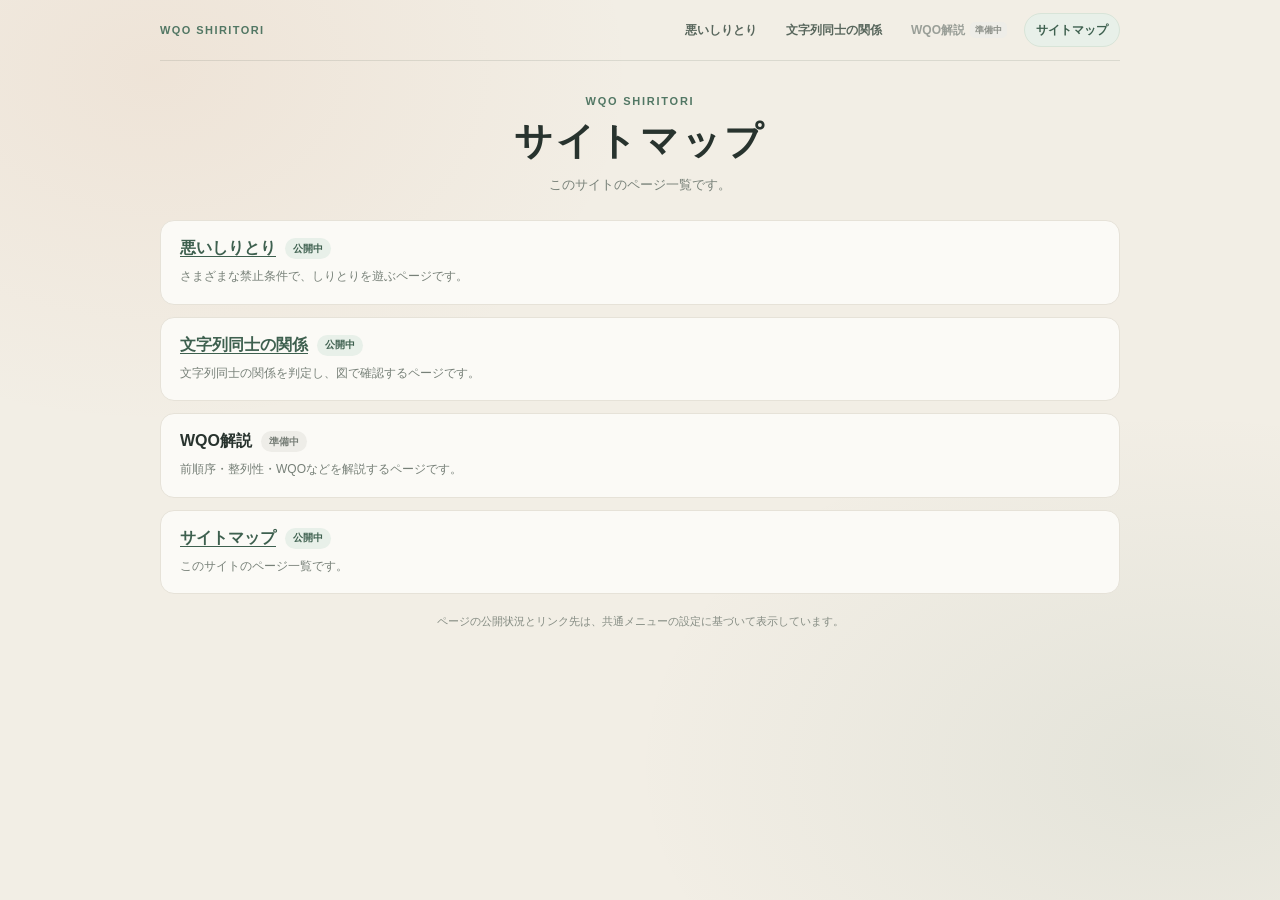
<file: sitemap.html>
<!doctype html>
<html lang="ja">
<head>
  <meta charset="utf-8">
  <meta name="viewport" content="width=device-width, initial-scale=1">
  <meta name="theme-color" content="#f2eee5">
  <title>サイトマップ | 悪いしりとり</title>
  <link rel="stylesheet" href="common-menu.css">
  <style>
    :root {
      color-scheme: light;
      font-family: -apple-system, BlinkMacSystemFont, "Hiragino Kaku Gothic ProN", "Yu Gothic", Meiryo, sans-serif;
      color: #28332e;
      background: #f2eee5;
    }
    * { box-sizing: border-box; }
    body {
      min-height: 100vh;
      margin: 0;
      background:
        radial-gradient(ellipse at 12% 8%, rgba(199, 123, 78, .09), transparent 30rem),
        radial-gradient(ellipse at 92% 85%, rgba(82, 119, 100, .09), transparent 34rem),
        #f2eee5;
    }
    .sitemap-page {
      width: min(960px, calc(100% - 32px));
      margin: 0 auto;
      padding: 34px 0 54px;
    }
    .sitemap-header {
      margin: 0 0 24px;
      text-align: center;
    }
    .sitemap-eyebrow {
      color: #527764;
      font-size: 11px;
      font-weight: 800;
      letter-spacing: .16em;
    }
    h1 {
      margin: 9px 0 6px;
      font-family: "Yu Mincho", "Hiragino Mincho ProN", serif;
      font-size: clamp(28px, 5vw, 38px);
      font-weight: 600;
      letter-spacing: .08em;
    }
    .sitemap-intro {
      margin: 0;
      color: #778078;
      font-size: 13px;
      line-height: 1.8;
    }
    .sitemap-note {
      margin: 18px 0 0;
      color: #858c83;
      font-size: 11px;
      line-height: 1.7;
      text-align: center;
    }
  </style>
</head>
<body>
  <div id="site-menu"></div>

  <main class="sitemap-page">
    <header class="sitemap-header">
      <div class="sitemap-eyebrow">WQO SHIRITORI</div>
      <h1>サイトマップ</h1>
      <p class="sitemap-intro">このサイトのページ一覧です。</p>
    </header>

    <div id="sitemap-list" aria-live="polite"></div>
    <p class="sitemap-note">ページの公開状況とリンク先は、共通メニューの設定に基づいて表示しています。</p>
  </main>

  <script src="common-menu.js" defer></script>
</body>
</html>
</file>
<file: common-menu.css>
/* サイト共通メニュー。既存ページのスタイルと干渉しないよう専用クラスに限定。 */
#site-menu {
  width: 100%;
  padding: 0 16px;
}

.site-nav {
  width: min(960px, 100%);
  margin: 0 auto;
  border-bottom: 1px solid rgba(95, 106, 92, .16);
}

.site-nav__inner {
  display: flex;
  flex-wrap: wrap;
  align-items: center;
  justify-content: space-between;
  gap: 10px 18px;
  min-height: 60px;
  padding: 10px 0;
}

.site-nav__brand {
  flex: 0 0 auto;
  color: #527764;
  font-size: 11px;
  font-weight: 850;
  letter-spacing: .13em;
  text-decoration: none;
  white-space: nowrap;
}

.site-nav__links {
  display: flex;
  flex: 1 1 auto;
  flex-wrap: wrap;
  align-items: center;
  justify-content: flex-end;
  gap: 5px;
}

.site-nav__link {
  display: inline-flex;
  align-items: center;
  justify-content: center;
  min-height: 34px;
  padding: 7px 11px;
  border: 1px solid transparent;
  border-radius: 999px;
  color: #58665c;
  font-size: 12px;
  font-weight: 700;
  line-height: 1.35;
  text-decoration: none;
  transition: background-color .16s ease, border-color .16s ease, color .16s ease;
}

.site-nav__link[href]:hover {
  border-color: #dfe7dc;
  color: #3e604f;
  background: rgba(232, 240, 233, .72);
}

.site-nav__link.is-current {
  border-color: #d8e4d8;
  color: #3e604f;
  background: #e8f0e9;
}

.site-nav__link.is-coming-soon {
  color: #9a9f98;
  cursor: default;
}

.site-nav__link.is-coming-soon::after {
  content: "準備中";
  margin-left: 5px;
  padding: 2px 5px;
  border-radius: 5px;
  color: #8b8f88;
  background: #eeede8;
  font-size: 9px;
  font-weight: 650;
}

/* サイトマップ */
.sitemap-list {
  display: grid;
  gap: 12px;
  margin-top: 22px;
}

.sitemap-item {
  padding: 17px 19px;
  border: 1px solid #e6e2d8;
  border-radius: 14px;
  background: #fbfaf6;
}

.sitemap-item__title {
  display: flex;
  flex-wrap: wrap;
  align-items: center;
  gap: 9px;
  margin: 0;
  color: #28332e;
  font-size: 16px;
  font-weight: 750;
}

.sitemap-item__title a {
  color: #3e604f;
  text-decoration-thickness: 1px;
  text-underline-offset: 3px;
}

.sitemap-item__title a:hover {
  color: #527764;
}

.sitemap-status {
  display: inline-flex;
  align-items: center;
  min-height: 21px;
  padding: 2px 8px;
  border-radius: 999px;
  font-size: 10px;
  font-weight: 750;
}

.sitemap-status--available {
  color: #3e604f;
  background: #e8f0e9;
}

.sitemap-status--planned {
  color: #777e77;
  background: #eeede8;
}

.sitemap-item__description {
  margin: 7px 0 0;
  color: #778078;
  font-size: 12px;
  line-height: 1.7;
}

@media (max-width: 620px) {
  .site-nav__inner {
    justify-content: center;
    gap: 7px;
    padding: 12px 0;
  }

  .site-nav__brand {
    width: 100%;
    text-align: center;
  }

  .site-nav__links {
    justify-content: center;
    gap: 3px;
  }

  .site-nav__link {
    min-height: 32px;
    padding: 6px 9px;
    font-size: 11px;
  }
}
</file>
